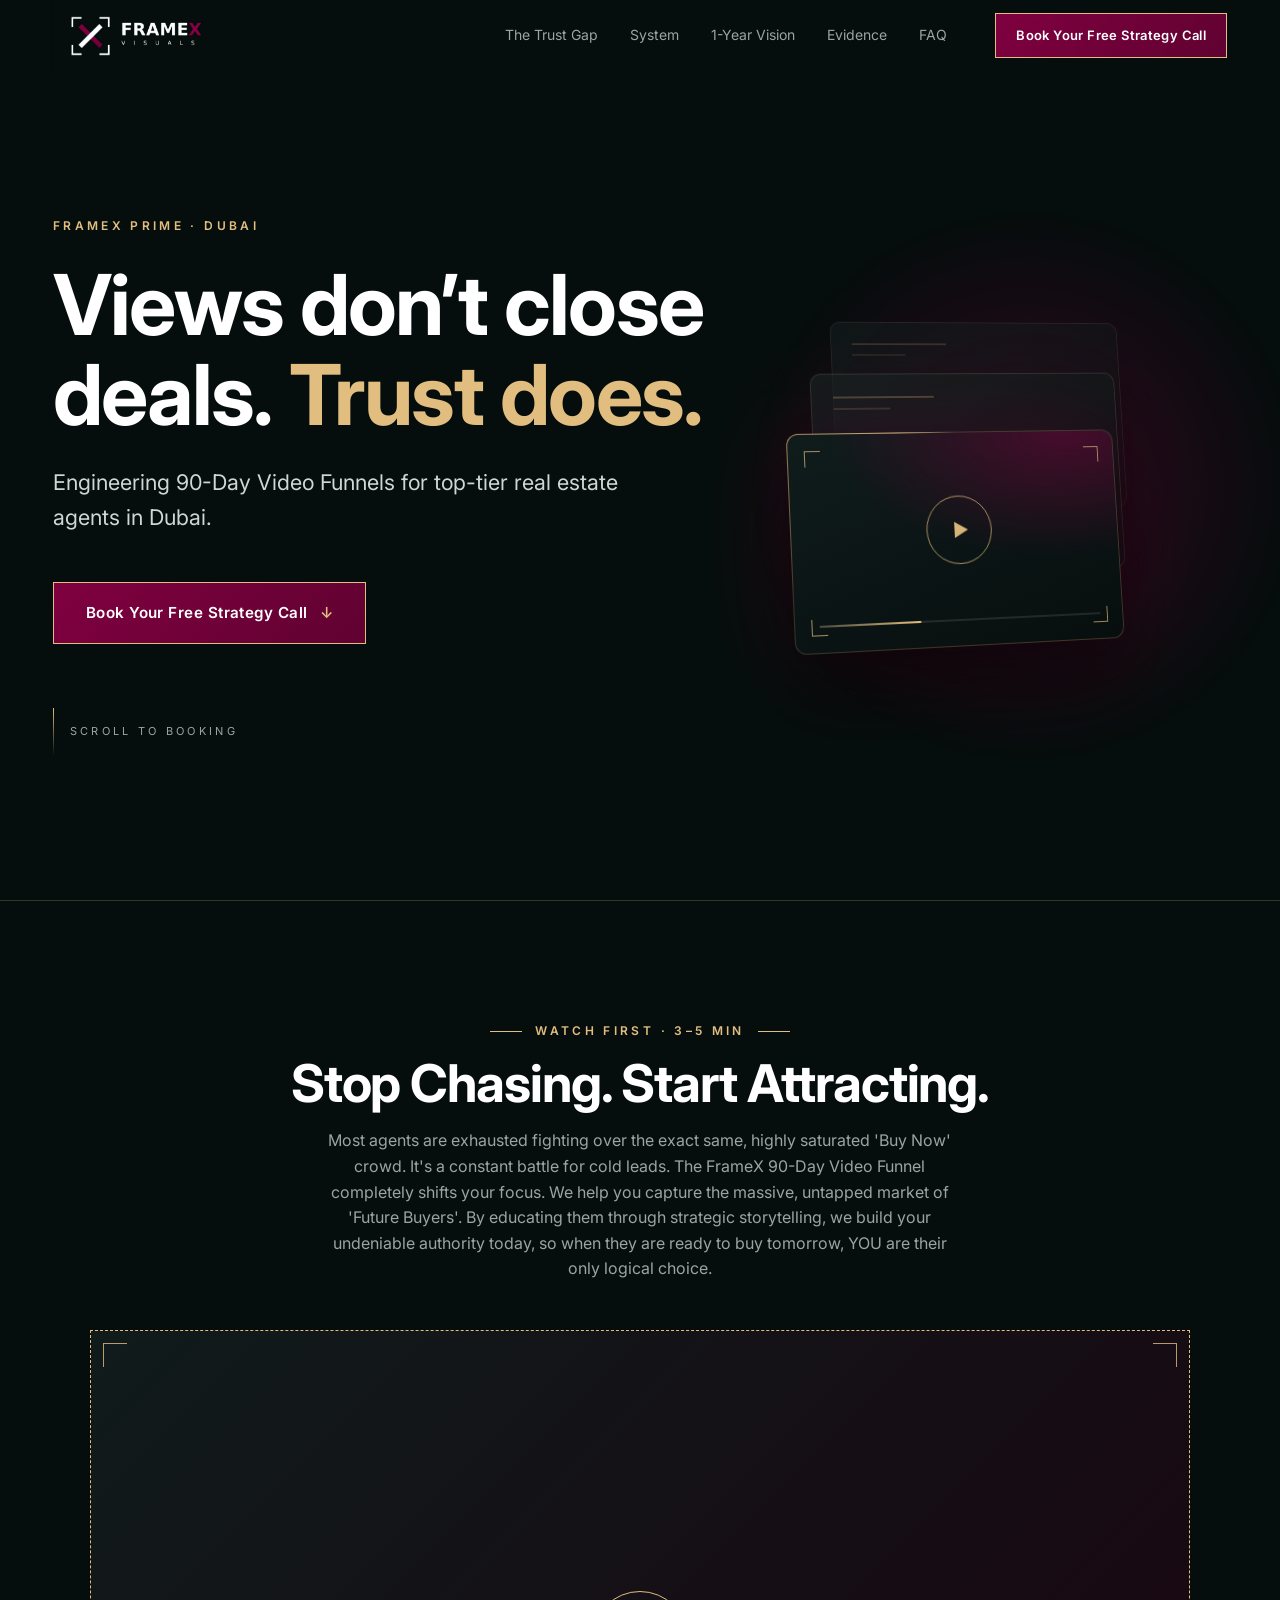
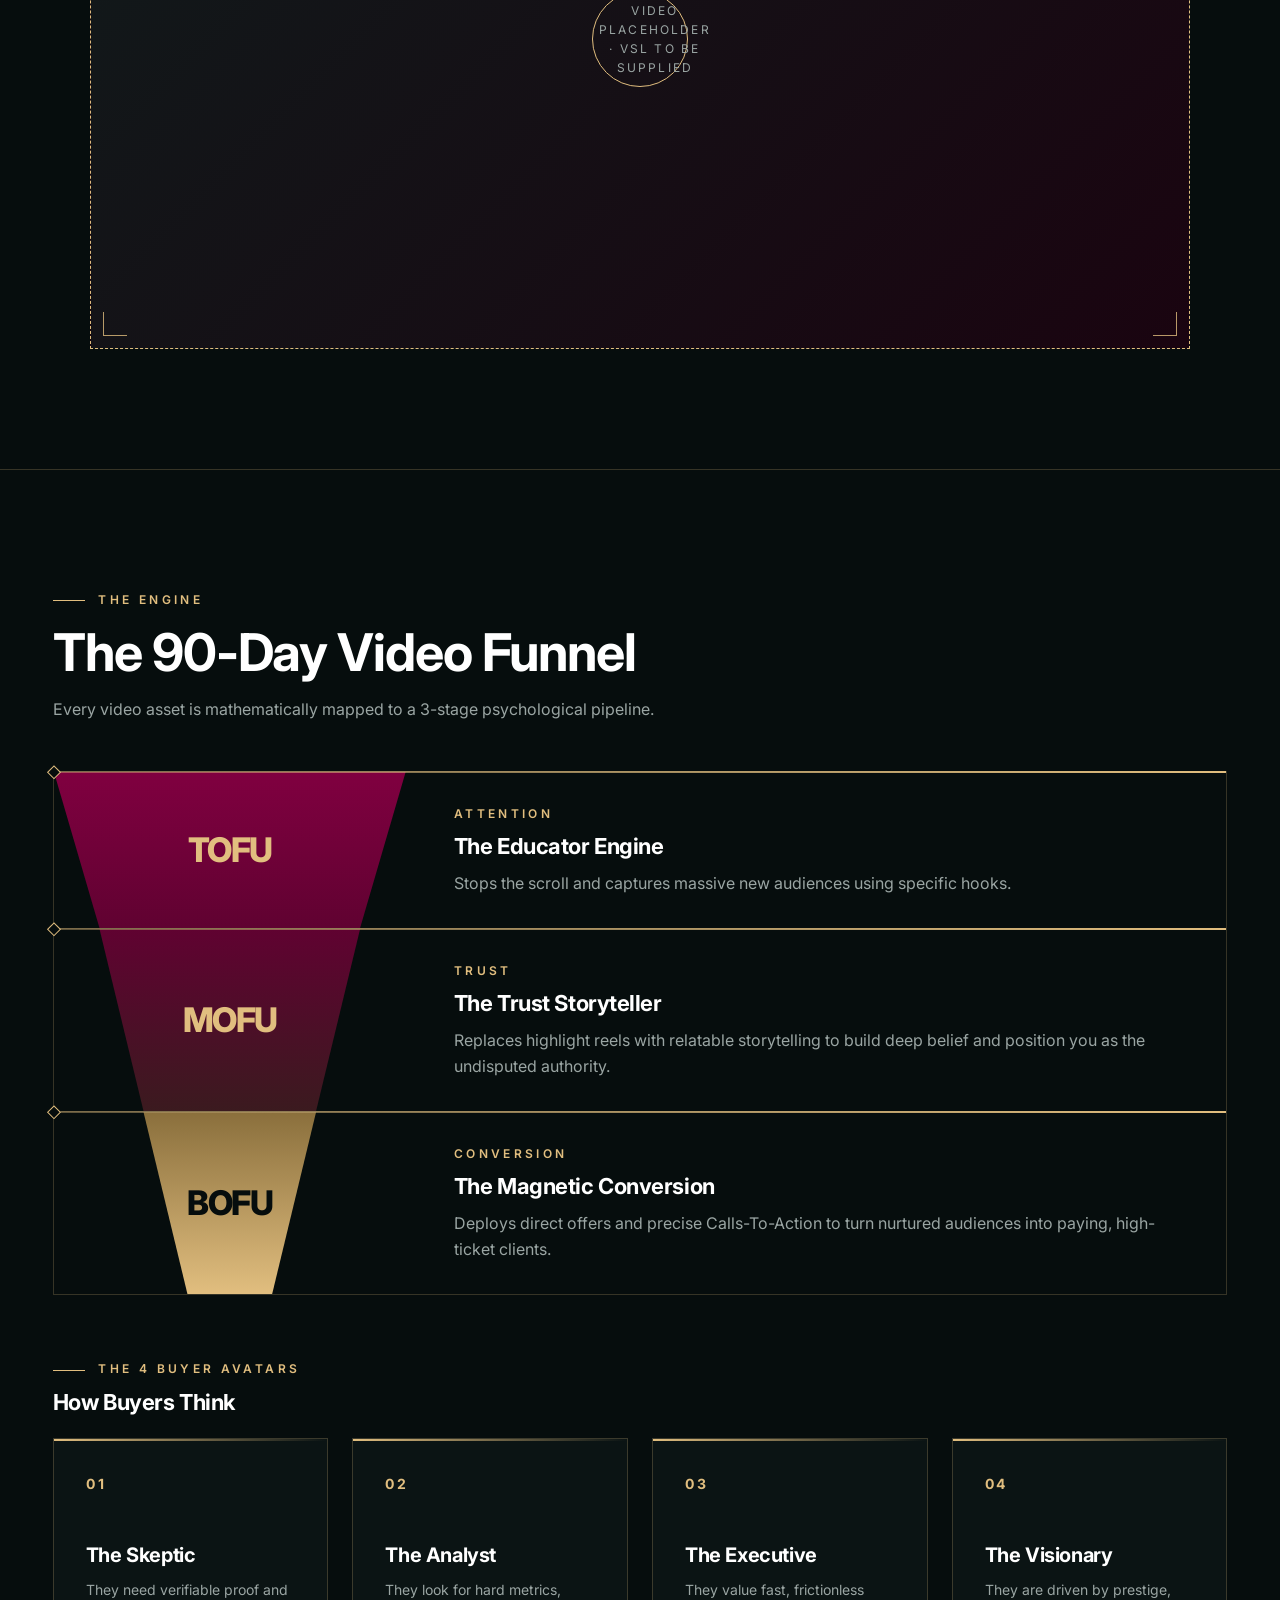
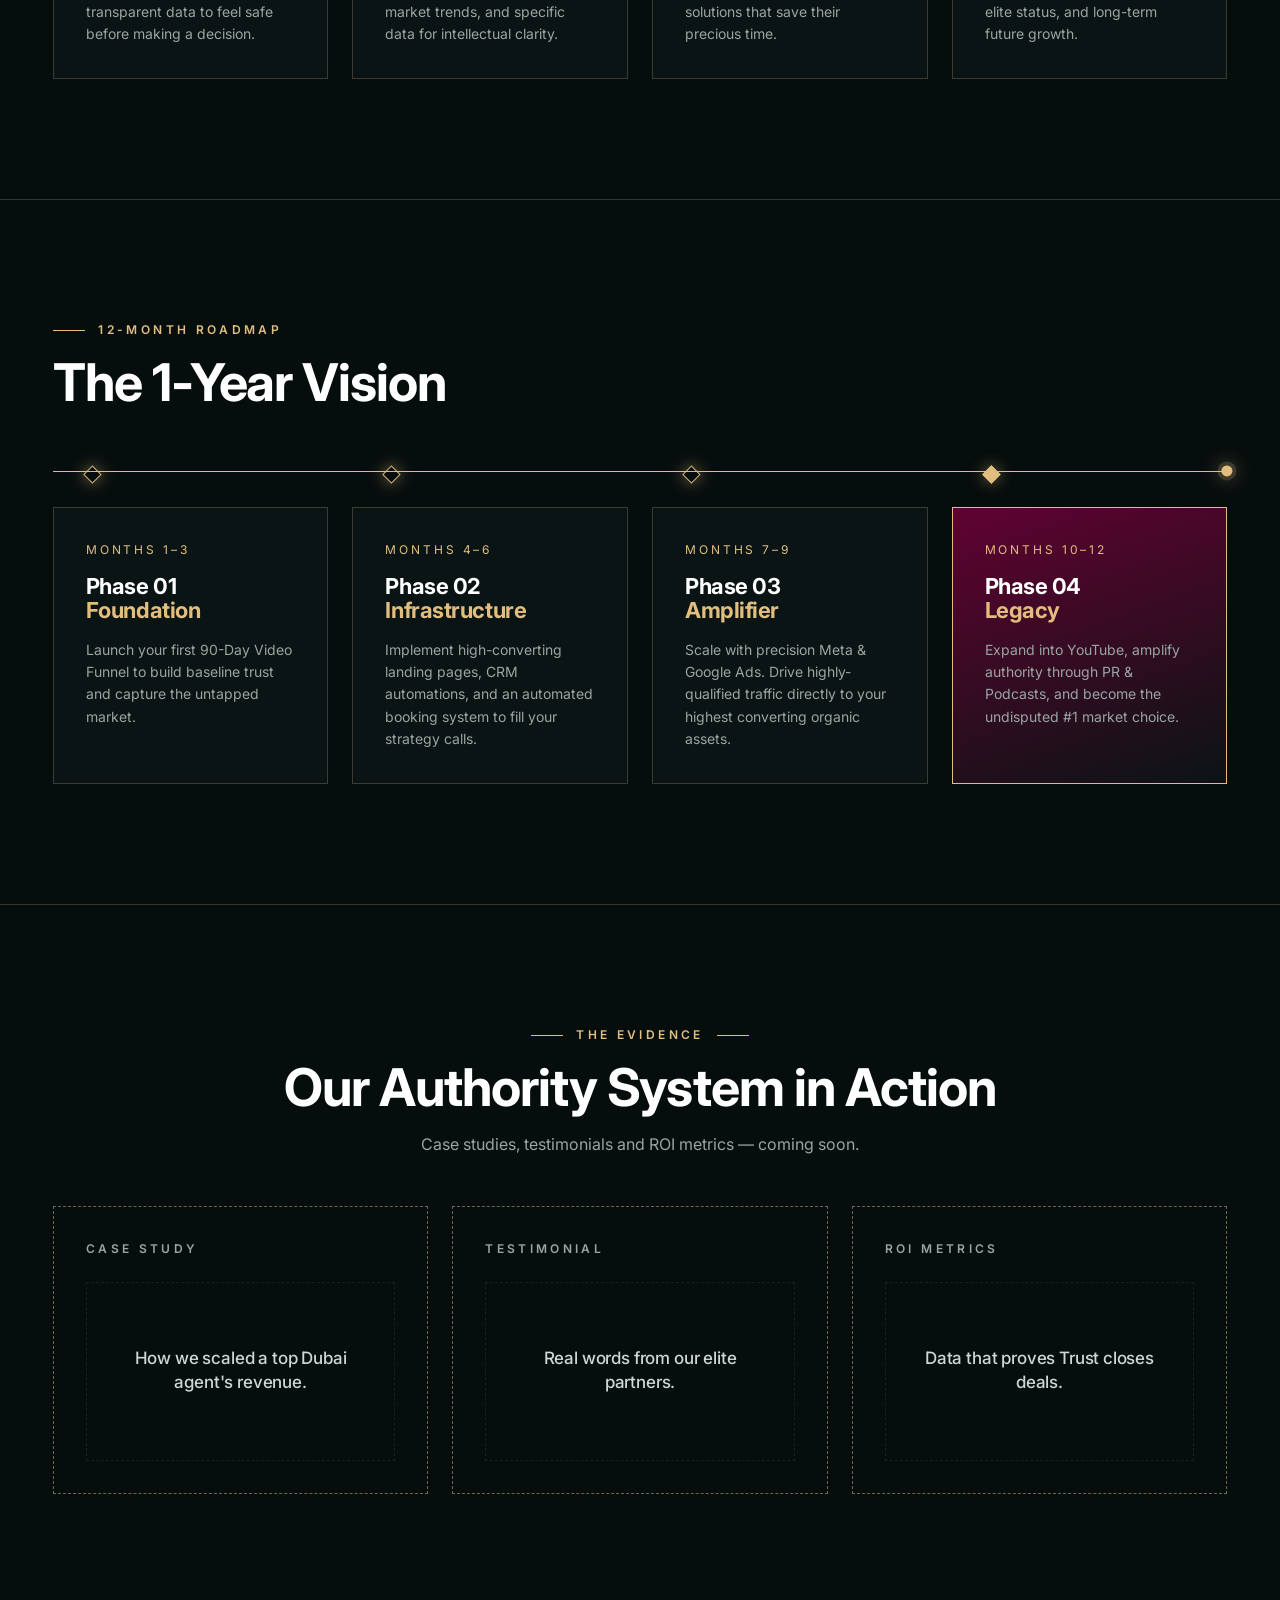
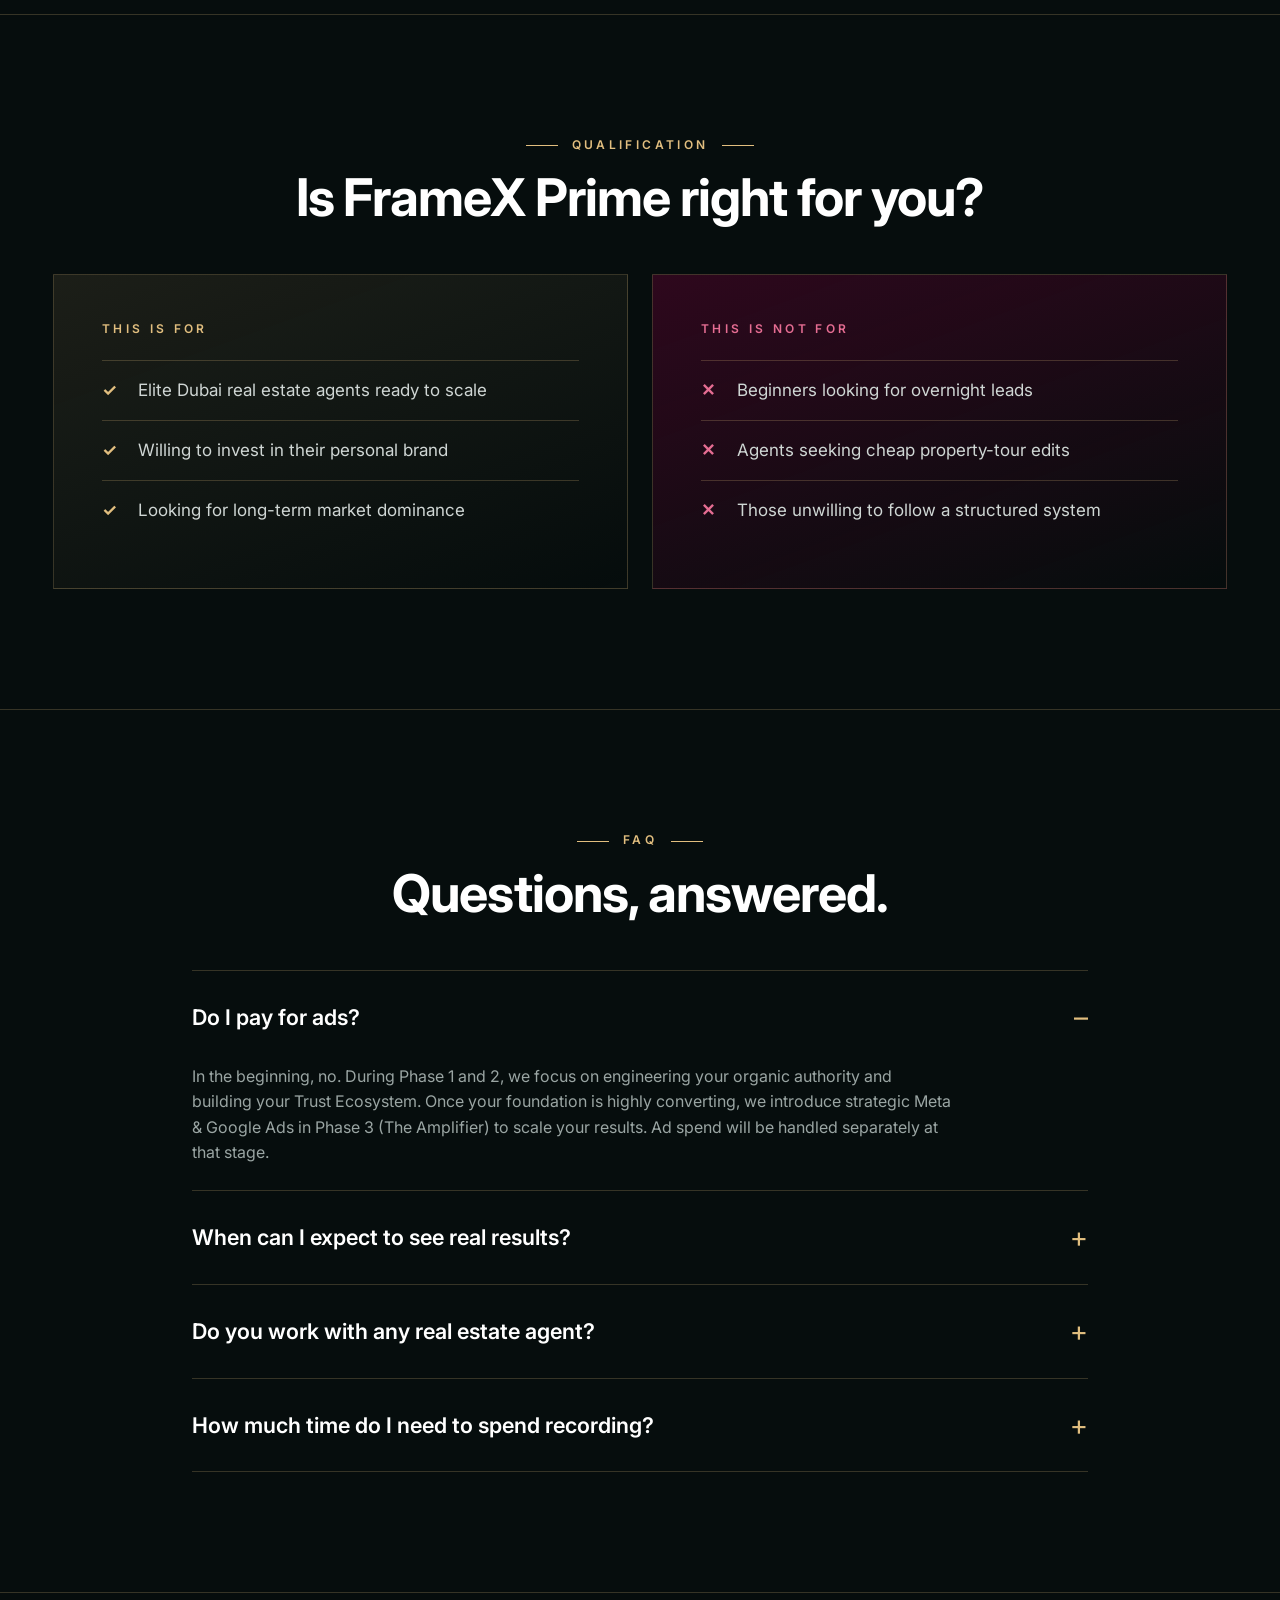
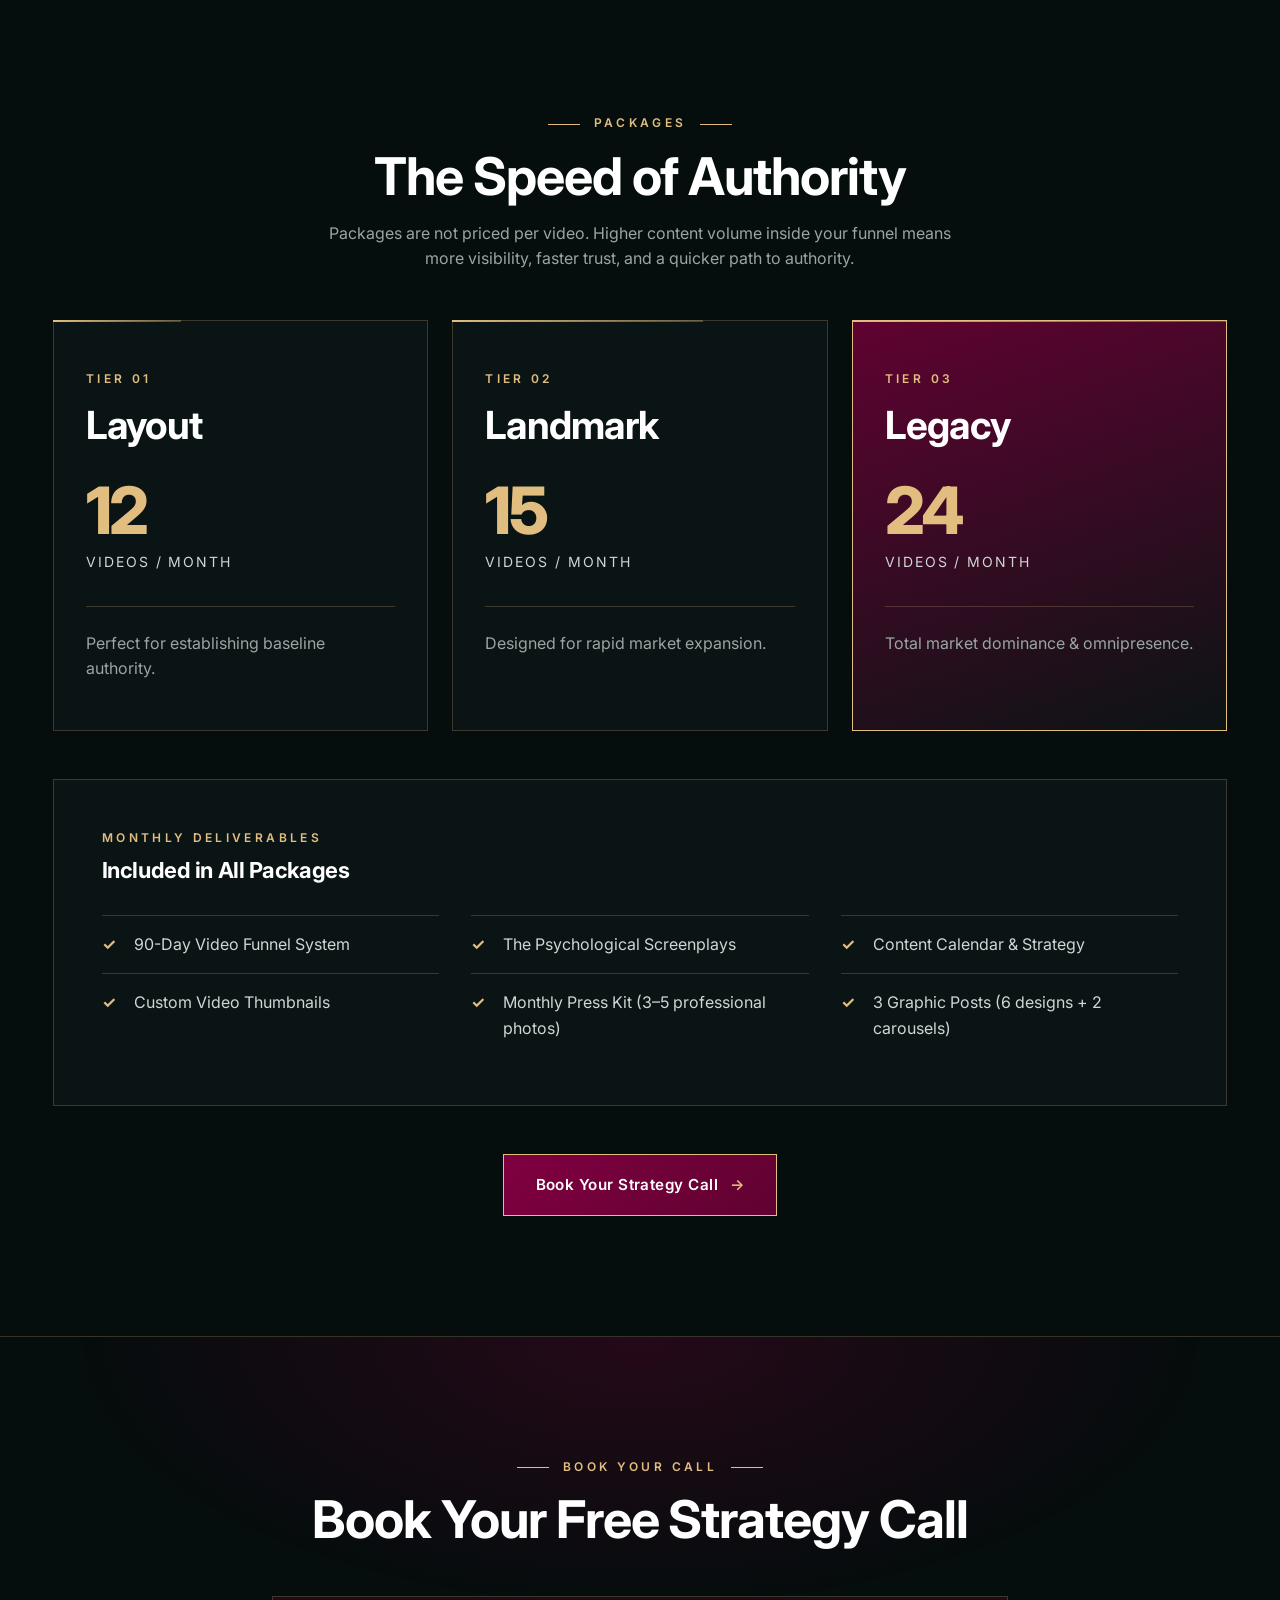
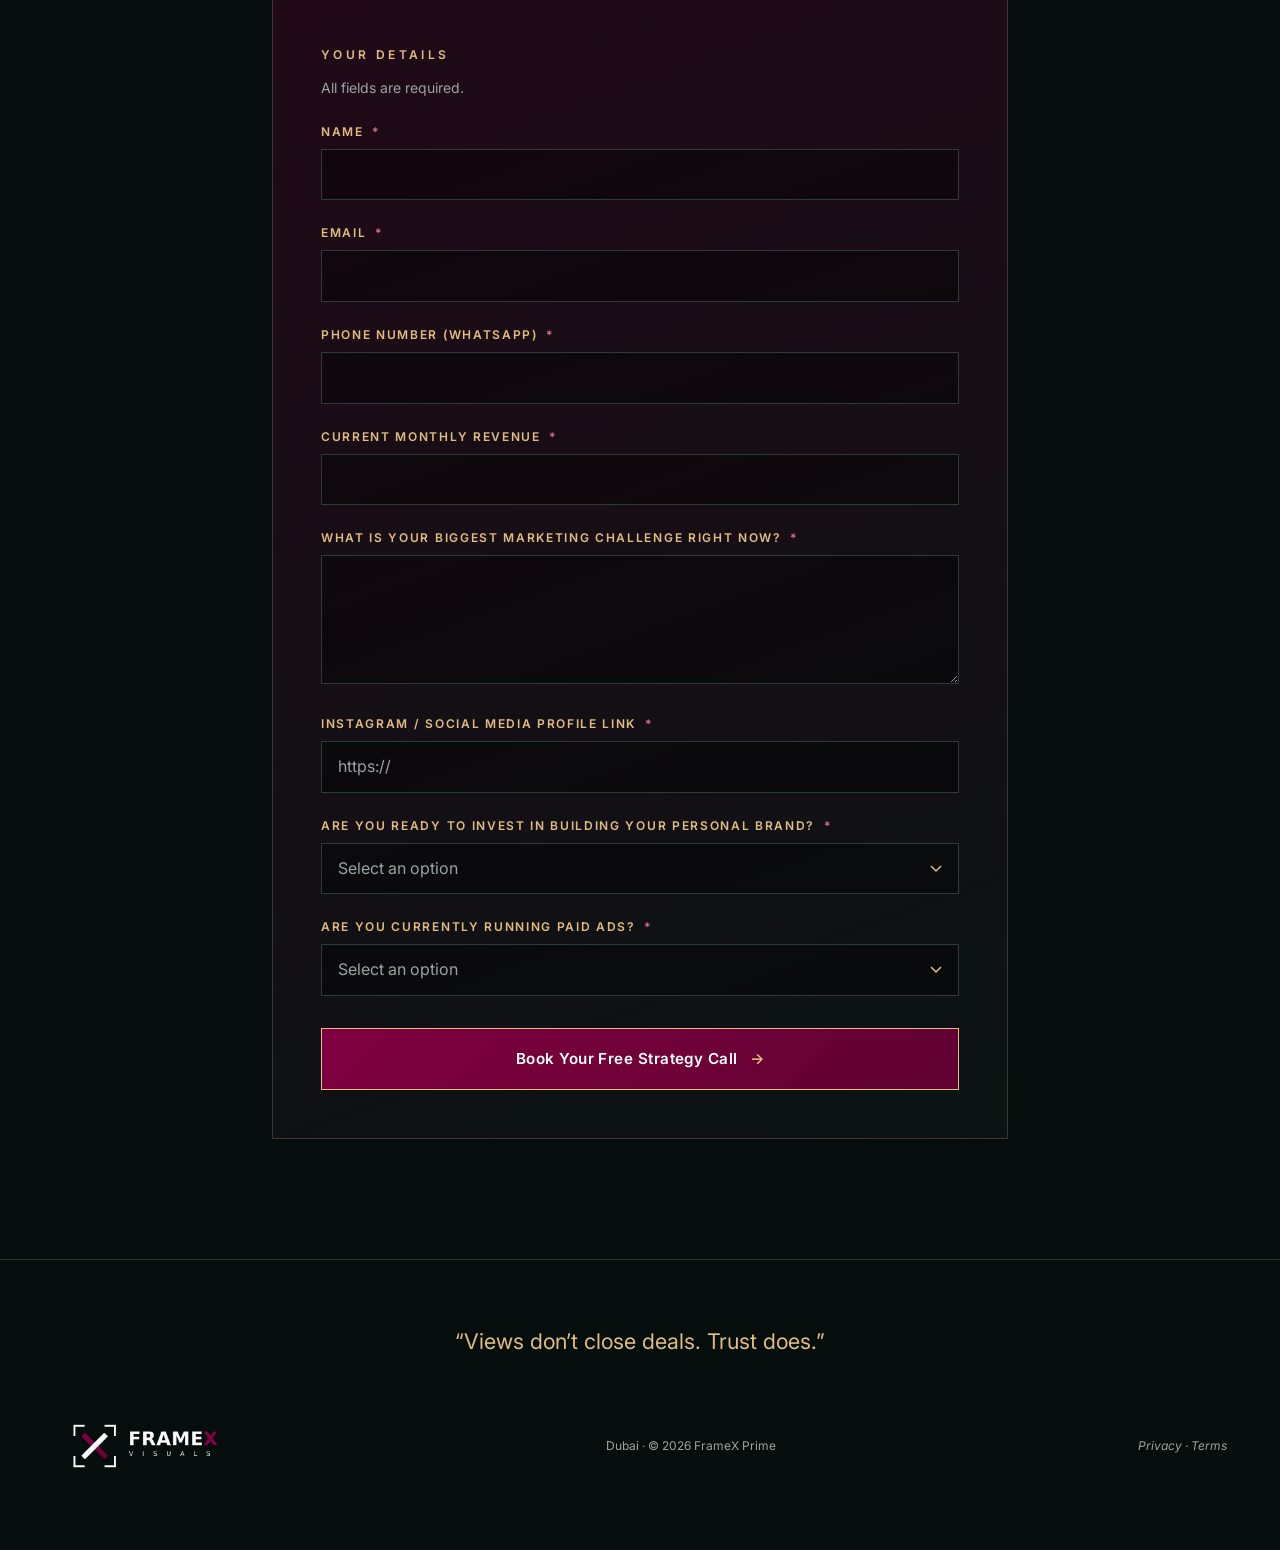
<file: index.html>
<!DOCTYPE html>
<html lang="en">

<head>
    <meta charset="utf-8">
    <meta name="viewport" content="width=device-width, initial-scale=1">
    <title>FrameX Prime | 90-Day Video Funnels for Dubai Real Estate Agents</title>
    <meta name="description" content="Engineering 90-Day Video Funnels for top-tier real estate agents in Dubai. Views don't close deals. Trust does.">
    <meta name="theme-color" content="#060D0D">
    <meta name="color-scheme" content="dark">

    <meta property="og:type" content="website">
    <meta property="og:title" content="FrameX Prime | Views don't close deals. Trust does.">
    <meta property="og:description" content="Engineering 90-Day Video Funnels for top-tier real estate agents in Dubai.">
    <!-- PLACEHOLDER: add a 1200x630 social image -->
    <meta property="og:image" content="assets/images/Logo01">

    <!-- PLACEHOLDER: add favicon files -->
    <link rel="icon" href="assets/images/Logo02.jpeg" type="image">

    <link rel="preconnect" href="https://fonts.googleapis.com">
    <link rel="preconnect" href="https://fonts.gstatic.com" crossorigin>
    <link href="https://fonts.googleapis.com/css2?family=Inter:wght@400;600;700;800&display=swap" rel="stylesheet">
    <link rel="stylesheet" href="css/style.css">
    <link rel="stylesheet" href="css/responsive.css">
    <link rel="stylesheet" href="css/animations.css">
    <script src="js/config.js" defer></script>
    <script src="js/script.js" defer></script>
    <script src="js/animations.js" defer></script>
    <script>
        /* Lets CSS hide reveal elements only when JS is running. Failsafe shows content if script.js never starts. */
        document.documentElement.classList.add("js");
        setTimeout(function() {
            if (!document.documentElement.hasAttribute("data-ready")) document.documentElement.classList.remove("js");
        }, 4000);
    </script>
</head>

<body>
    <a class="skip-link" href="#main">Skip to content</a>

    <!-- 1. HEADER -->
    <header class="site-header" data-header>
        <div class="container site-header__inner">
            <a class="site-header__logo" href="#hero" aria-label="FrameX Prime home">
                <img src="assets/images/Logo01.jpeg" alt="FrameX Prime" width="160" height="40" fetchpriority="high" decoding="async">
            </a>

            <button class="nav-toggle" type="button" aria-label="Menu" aria-expanded="false" aria-controls="primary-nav" data-nav-toggle>
        <span class="nav-toggle__label">Menu</span>
        <span class="nav-toggle__bars" aria-hidden="true"></span>
      </button>

            <nav class="site-nav" id="primary-nav" aria-label="Primary" data-nav>
                <ul class="site-nav__list">
                    <li><a href="#vsl">The Trust Gap</a></li>
                    <li><a href="#system">System</a></li>
                    <li><a href="#vision">1-Year Vision</a></li>
                    <li><a href="#evidence">Evidence</a></li>
                    <li><a href="#faq">FAQ</a></li>
                </ul>
                <a class="btn btn--sm" href="#book">Book Your Free Strategy Call</a>
            </nav>
        </div>
    </header>

    <main id="main" tabindex="-1">

        <!-- 2. HERO -->
        <section class="hero" id="hero" aria-labelledby="hero-title">

            <!-- FrameX hero visual: floating frame stack (decorative) -->
            <div class="fx-visual" aria-hidden="true">
                <div class="fx-visual__glow"></div>

                <div class="fx-tilt">
                    <div class="fx-float">

                        <div class="fx-layer fx-layer--back">
                            <div class="fx-card">
                                <span class="fx-card__line"></span>
                                <span class="fx-card__line fx-card__line--short"></span>
                            </div>
                        </div>

                        <div class="fx-layer fx-layer--mid">
                            <div class="fx-card">
                                <span class="fx-card__line"></span>
                                <span class="fx-card__line fx-card__line--short"></span>
                            </div>
                        </div>

                        <div class="fx-layer fx-layer--front">
                            <div class="fx-card fx-card--front">
                                <span class="fx-card__edge"></span>
                                <div class="fx-card__face">
                                    <span class="fx-card__corner fx-card__corner--tl"></span>
                                    <span class="fx-card__corner fx-card__corner--tr"></span>
                                    <span class="fx-card__corner fx-card__corner--bl"></span>
                                    <span class="fx-card__corner fx-card__corner--br"></span>
                                    <span class="fx-card__play"></span>
                                    <span class="fx-card__track"><span class="fx-card__bar"></span></span>
                                    <span class="fx-card__sheen"></span>
                                </div>
                            </div>
                        </div>

                    </div>
                </div>

                <span class="fx-dust" style="--l:8%;--t:78%;--d:9s;--delay:0s"></span>
                <span class="fx-dust" style="--l:22%;--t:88%;--d:11s;--delay:2s"></span>
                <span class="fx-dust" style="--l:46%;--t:92%;--d:10s;--delay:4s"></span>
                <span class="fx-dust" style="--l:68%;--t:84%;--d:12s;--delay:1s"></span>
                <span class="fx-dust" style="--l:84%;--t:90%;--d:9.5s;--delay:5s"></span>
                <span class="fx-dust" style="--l:92%;--t:70%;--d:13s;--delay:3s"></span>
            </div>

            <div class="container hero__inner">
                <p class="eyebrow" data-hero="eyebrow">FrameX Prime · Dubai</p>
                <h1 class="hero__title" id="hero-title" data-hero-split>
                    Views don’t close deals. <span class="text-gold">Trust does.</span>
                </h1>
                <p class="hero__lead" data-hero="lead">Engineering 90-Day Video Funnels for top-tier real estate agents in Dubai.
                </p>
                <a class="btn" href="#book" data-hero="cta">
          Book Your Free Strategy Call
          <span class="btn__icon" aria-hidden="true">↓</span>
        </a>
                <p class="hero__cue" aria-hidden="true" data-hero="cue">Scroll to booking</p>
            </div>
        </section>

        <!-- 3. VSL -->
        <section class="section" id="vsl" aria-labelledby="vsl-title">
            <div class="container">
                <header class="section__head section__head--center" data-reveal>
                    <p class="eyebrow">Watch First · 3–5 min</p>
                    <h2 class="section__title" id="vsl-title">Stop Chasing. Start Attracting.</h2>
                    <p class="section__lead">Most agents are exhausted fighting over the exact same, highly saturated 'Buy Now' crowd. It's a constant battle for cold leads. The FrameX 90-Day Video Funnel completely shifts your focus. We help you capture the massive, untapped
                        market of 'Future Buyers'. By educating them through strategic storytelling, we build your undeniable authority today, so when they are ready to buy tomorrow, YOU are their only logical choice.</p>
                </header>

                <!-- PLACEHOLDER: replace this block with the real video (<video> or embed) -->
                <div class="video-slot fx-video" data-placeholder data-reveal data-fx-inview>
                    <button class="video-slot__play" type="button" aria-disabled="true" aria-label="Play video (video not yet supplied)">
            <p class="video-slot__label">Video placeholder · VSL to be supplied</p>
        </div>

        
      </div>
    </section>

    <!-- 4. THE FRAMEX SYSTEM -->
    <section class="section fx-system" id="system" aria-labelledby="system-title">
      <div class="container">
        <header class="section__head" data-reveal>
          <p class="eyebrow">The Engine</p>
          <h2 class="section__title" id="system-title">The 90-Day Video Funnel</h2>
          <p class="section__lead">Every video asset is mathematically mapped to a 3-stage psychological pipeline.</p>
        </header>

        <ol class="pipeline fx-pipeline" data-fx-inview>
          <li class="pipeline__stage pipeline__stage--tofu" data-reveal>
            <p class="pipeline__code">TOFU</p>
            <p class="eyebrow">Attention</p>
            <h3 class="pipeline__title">The Educator Engine</h3>
            <p>Stops the scroll and captures massive new audiences using specific hooks.</p>
          </li>
          <li class="pipeline__stage pipeline__stage--mofu" data-reveal>
            <p class="pipeline__code">MOFU</p>
            <p class="eyebrow">Trust</p>
            <h3 class="pipeline__title">The Trust Storyteller</h3>
            <p>Replaces highlight reels with relatable storytelling to build deep belief and position you as the
              undisputed authority.</p>
          </li>
          <li class="pipeline__stage pipeline__stage--bofu" data-reveal>
            <p class="pipeline__code">BOFU</p>
            <p class="eyebrow">Conversion</p>
            <h3 class="pipeline__title">The Magnetic Conversion</h3>
            <p>Deploys direct offers and precise Calls-To-Action to turn nurtured audiences into paying, high-ticket
              clients.</p>
          </li>
        </ol>

        <div class="avatars">
          <header class="section__head" data-reveal>
            <p class="eyebrow">The 4 Buyer Avatars</p>
            <h3 class="section__subtitle">How Buyers Think</h3>
          </header>
          <ul class="avatars__grid fx-avatars">
            <li class="avatar-card" data-reveal>
              <span class="avatar-card__num">01</span>
              <h4 class="avatar-card__title">The Skeptic</h4>
              <p>They need verifiable proof and transparent data to feel safe before making a decision.</p>
            </li>
            <li class="avatar-card" data-reveal>
              <span class="avatar-card__num">02</span>
              <h4 class="avatar-card__title">The Analyst</h4>
              <p>They look for hard metrics, market trends, and specific data for intellectual clarity.</p>
            </li>
            <li class="avatar-card" data-reveal>
              <span class="avatar-card__num">03</span>
              <h4 class="avatar-card__title">The Executive</h4>
              <p>They value fast, frictionless solutions that save their precious time.</p>
            </li>
            <li class="avatar-card" data-reveal>
              <span class="avatar-card__num">04</span>
              <h4 class="avatar-card__title">The Visionary</h4>
              <p>They are driven by prestige, elite status, and long-term future growth.</p>
            </li>
          </ul>
        </div>
      </div>
    </section>

    <!-- 5. THE 1-YEAR VISION -->
    <section class="section" id="vision" aria-labelledby="vision-title">
      <div class="container">
        <header class="section__head" data-reveal>
          <p class="eyebrow">12-Month Roadmap</p>
          <h2 class="section__title" id="vision-title">The 1-Year Vision</h2>
        </header>

        <ol class="roadmap" data-roadmap>
          <li class="roadmap__item" data-reveal>
            <p class="roadmap__months">Months 1–3</p>
            <h3 class="roadmap__title"><span>Phase 01</span> Foundation</h3>
            <p class="roadmap__text">Launch your first 90-Day Video Funnel to build baseline trust and capture the untapped market.</p>
          </li>
          <li class="roadmap__item" data-reveal>
            <p class="roadmap__months">Months 4–6</p>
            <h3 class="roadmap__title"><span>Phase 02</span> Infrastructure</h3>
            <p class="roadmap__text">Implement high-converting landing pages, CRM automations, and an automated booking system to fill your strategy calls.</p>
          </li>
          <li class="roadmap__item" data-reveal>
            <p class="roadmap__months">Months 7–9</p>
            <h3 class="roadmap__title"><span>Phase 03</span> Amplifier</h3>
            <p class="roadmap__text">Scale with precision Meta &amp; Google Ads. Drive highly-qualified traffic directly to your highest converting organic assets.</p>
          </li>
          <li class="roadmap__item roadmap__item--final" data-reveal>
            <p class="roadmap__months">Months 10–12</p>
            <h3 class="roadmap__title"><span>Phase 04</span> Legacy</h3>
            <p class="roadmap__text">Expand into YouTube, amplify authority through PR &amp; Podcasts, and become the undisputed #1 market choice.</p>
          </li>
        </ol>
      </div>
    </section>

    <!-- 6. THE EVIDENCE -->
    <section class="section" id="evidence" aria-labelledby="evidence-title">
      <div class="container">
        <header class="section__head section__head--center" data-reveal>
          <p class="eyebrow">The Evidence</p>
          <h2 class="section__title" id="evidence-title">Our Authority System in Action</h2>
          <p class="section__lead">Case studies, testimonials and ROI metrics — coming soon.</p>
        </header>

        <ul class="evidence__grid fx-evidence" data-fx-inview>
          <li class="placeholder-card" data-placeholder data-reveal>
            <p class="eyebrow">Case Study</p>
            <div class="placeholder-card__box">How we scaled a top Dubai agent's revenue.</div>
          </li>
          <li class="placeholder-card" data-placeholder data-reveal>
            <p class="eyebrow">Testimonial</p>
            <div class="placeholder-card__box">Real words from our elite partners.</div>
          </li>
          <li class="placeholder-card" data-placeholder data-reveal>
            <p class="eyebrow">ROI Metrics</p>
            <div class="placeholder-card__box">Data that proves Trust closes deals.</div>
          </li>
        </ul>
      </div>
    </section>

    <!-- 7. QUALIFICATION -->
    <section class="section" id="qualification" aria-labelledby="qualification-title">
      <div class="container">
        <header class="section__head section__head--center" data-reveal>
          <p class="eyebrow">Qualification</p>
          <h2 class="section__title" id="qualification-title">Is FrameX Prime right for you?</h2>
        </header>

        <div class="fit fx-fit" data-fx-inview>
          <div class="fit__col fit__col--for" data-reveal>
            <h3 class="eyebrow">This is for</h3>
            <ul class="fit__list">
              <li>Elite Dubai real estate agents ready to scale</li>
              <li>Willing to invest in their personal brand</li>
              <li>Looking for long-term market dominance</li>
            </ul>
          </div>
          <div class="fit__col fit__col--not" data-reveal>
            <h3 class="eyebrow">This is not for</h3>
            <ul class="fit__list">
              <li>Beginners looking for overnight leads</li>
              <li>Agents seeking cheap property-tour edits</li>
              <li>Those unwilling to follow a structured system</li>
            </ul>
          </div>
        </div>
      </div>
    </section>

     <!-- 9. FAQ -->
    <section class="section" id="faq" aria-labelledby="faq-title">
      <div class="container container--narrow">
        <header class="section__head section__head--center" data-reveal>
          <p class="eyebrow">FAQ</p>
          <h2 class="section__title" id="faq-title">Questions, answered.</h2>
        </header>

        <div class="faq" data-faq data-reveal>
          <details class="faq__item" open>
            <summary class="faq__question">Do I pay for ads?</summary>
            <div class="faq__answer"><p>In the beginning, no. During Phase 1 and 2, we focus on engineering your organic authority and building your Trust Ecosystem. Once your foundation is highly converting, we introduce strategic Meta &amp; Google Ads in Phase 3 (The Amplifier) to scale your results. Ad spend will be handled separately at that stage.</p></div>
            </details>
          <details class="faq__item">
            <summary class="faq__question">When can I expect to see real results?</summary>
            <div class="faq__answer"><p>While many clients see a spike in engagement and brand presence in month one, our 90-Day Video Funnel is a psychological system built for compounding returns. True market authority and high-ticket inbound leads typically mature by the end of the first 90-day cycle.</p></div>
          </details>
          <details class="faq__item">
            <summary class="faq__question">Do you work with any real estate agent?</summary>
            <div class="faq__answer"><p>No. We strictly partner with top-tier agents who are ready to scale and willing to invest in their personal brand. This system is not for beginners looking for overnight leads or agents seeking cheap, generic property-tour edits.</p></div>
          </details>
          <details class="faq__item">
            <summary class="faq__question">How much time do I need to spend recording?</summary>
            <div class="faq__answer">
              <div>
                <p>We handle all the heavy lifting strategy, screenplays, setup, and post-production so your time is focused purely on delivery. The required recording time depends on your chosen package and your on-camera presence. Based on standard 8-hour production days, you can expect:</p>
                <ul class="faq__list">
                  <li><strong>Layout Package (12 Videos):</strong> 2 Full Production Days / month</li>
                  <li><strong>Landmark Package (15 Videos):</strong> 3 Full Production Days / month</li>
                  <li><strong>Legacy Package (24 Videos):</strong> 4 to 5 Full Production Days / month</li>
                </ul>
                <p>We batch-record these sessions either in our studio or on location to maximize efficiency and maintain peak energy.</p>
              </div>
            </div>
          </details>
        </div>
      </div>
    </section>

        <!-- PACKAGES -->
    <section class="section" id="packages" aria-labelledby="packages-title">
      <div class="container">
        <header class="section__head section__head--center" data-reveal>
          <p class="eyebrow">Packages</p>
          <h2 class="section__title" id="packages-title">The Speed of Authority</h2>
          <p class="section__lead">Packages are not priced per video. Higher content volume inside your funnel means more visibility, faster trust, and a quicker path to authority.</p>
        </header>

        <ul class="packages__grid">
          <li class="package-card" data-reveal>
            <p class="eyebrow">Tier 01</p>
            <h3 class="package-card__name">Layout</h3>
            <p class="package-card__volume"><span>12</span> Videos / month</p>
            <p class="package-card__text">Perfect for establishing baseline authority.</p>
          </li>
          <li class="package-card" data-reveal>
            <p class="eyebrow">Tier 02</p>
            <h3 class="package-card__name">Landmark</h3>
            <p class="package-card__volume"><span>15</span> Videos / month</p>
            <p class="package-card__text">Designed for rapid market expansion.</p>
          </li>
          <li class="package-card package-card--legacy" data-reveal>
            <p class="eyebrow">Tier 03</p>
            <h3 class="package-card__name">Legacy</h3>
            <p class="package-card__volume"><span>24</span> Videos / month</p>
            <p class="package-card__text">Total market dominance &amp; omnipresence.</p>
          </li>
        </ul>

        <div class="deliverables" data-reveal>
          <p class="eyebrow">Monthly Deliverables</p>
          <h3 class="deliverables__title">Included in All Packages</h3>
          <ul class="deliverables__list">
            <li>90-Day Video Funnel System</li>
            <li>The Psychological Screenplays</li>
            <li>Content Calendar &amp; Strategy</li>
            <li>Custom Video Thumbnails</li>
            <li>Monthly Press Kit (3–5 professional photos)</li>
            <li>3 Graphic Posts (6 designs + 2 carousels)</li>
          </ul>
        </div>

        <p class="packages__cta" data-reveal>
          <a class="btn" href="#book">Book Your Strategy Call <span class="btn__icon" aria-hidden="true">→</span></a>
        </p>
      </div>
    </section>

    <!-- 8. BOOKING (primary conversion) -->
    <section class="section section--booking" id="book" aria-labelledby="book-title">
      <div class="container">
        <header class="section__head section__head--center" data-reveal>
          <p class="eyebrow">Book Your Call</p>
          <h2 class="section__title" id="book-title">Book Your Free Strategy Call</h2>
        </header>

                <div class="booking__layout">

         

          <form class="booking-form" id="booking-form" data-booking-form data-reveal>
            <p class="eyebrow">Your details</p>
            <p class="booking-form__note">All fields are required.</p>

            <div class="booking-form__field">
              <label class="booking-form__label" for="bf-name">Name <span class="booking-form__req" aria-hidden="true">*</span></label>
              <input class="booking-form__control" type="text" id="bf-name" name="name" autocomplete="name" required>
            </div>

            <div class="booking-form__field">
              <label class="booking-form__label" for="bf-email">Email <span class="booking-form__req" aria-hidden="true">*</span></label>
              <input class="booking-form__control" type="email" id="bf-email" name="email" autocomplete="email" required>
            </div>

            <div class="booking-form__field">
              <label class="booking-form__label" for="bf-phone">Phone Number (WhatsApp) <span class="booking-form__req" aria-hidden="true">*</span></label>
              <input class="booking-form__control" type="tel" id="bf-phone" name="phone" autocomplete="tel" inputmode="tel" required>
            </div>

            <div class="booking-form__field">
              <label class="booking-form__label" for="bf-revenue">Current Monthly Revenue <span class="booking-form__req" aria-hidden="true">*</span></label>
              <input class="booking-form__control" type="text" id="bf-revenue" name="revenue" required>
            </div>

            <div class="booking-form__field">
              <label class="booking-form__label" for="bf-challenge">What is your biggest marketing challenge right now? <span class="booking-form__req" aria-hidden="true">*</span></label>
              <textarea class="booking-form__control" id="bf-challenge" name="challenge" rows="4" required></textarea>
            </div>

            <div class="booking-form__field">
              <label class="booking-form__label" for="bf-social">Instagram / Social Media Profile Link <span class="booking-form__req" aria-hidden="true">*</span></label>
              <input class="booking-form__control" type="url" id="bf-social" name="social" autocomplete="url" placeholder="https://" required>
            </div>

            <div class="booking-form__field">
              <label class="booking-form__label" for="bf-invest">Are you ready to invest in building your personal brand? <span class="booking-form__req" aria-hidden="true">*</span></label>
              <select class="booking-form__control" id="bf-invest" name="invest" required>
                <option value="" selected disabled>Select an option</option>
                <option value="yes">Yes, I am ready to scale.</option>
                <option value="no">No, I'm just looking for free information.</option>
              </select>
            </div>

            <div class="booking-form__field">
              <label class="booking-form__label" for="bf-ads">Are you currently running paid ads? <span class="booking-form__req" aria-hidden="true">*</span></label>
              <select class="booking-form__control" id="bf-ads" name="ads" required>
                <option value="" selected disabled>Select an option</option>
                <option value="yes">Yes</option>
                <option value="no">No</option>
              </select>
            </div>

            <div class="booking-form__actions fx-cta" data-fx-inview>
              <button class="btn" type="submit">Book Your Free Strategy Call <span class="btn__icon" aria-hidden="true">→</span></button>
                </div>
                <p class="booking-form__status" role="status" aria-live="polite" data-form-status></p>
                </form>

            </div>
            </div>
        </section>



    </main>

    <!-- 10. FOOTER -->
    <footer class="site-footer">
        <div class="container">
            <p class="site-footer__quote">“Views don’t close deals. Trust does.”</p>
            <div class="site-footer__row">
                <a class="site-footer__logo" href="#hero" aria-label="FrameX Prime home">
                    <img src="assets/images/Logo01.jpeg" alt="FrameX Prime" width="140" height="36" loading="lazy">
                </a>
                <p>Dubai · © <span data-year>2026</span> FrameX Prime</p>
                <!-- PLACEHOLDER: add real legal pages when supplied -->
                <p data-placeholder>Privacy · Terms</p>
            </div>
        </div>
    </footer>
</body>

</html>
</file>
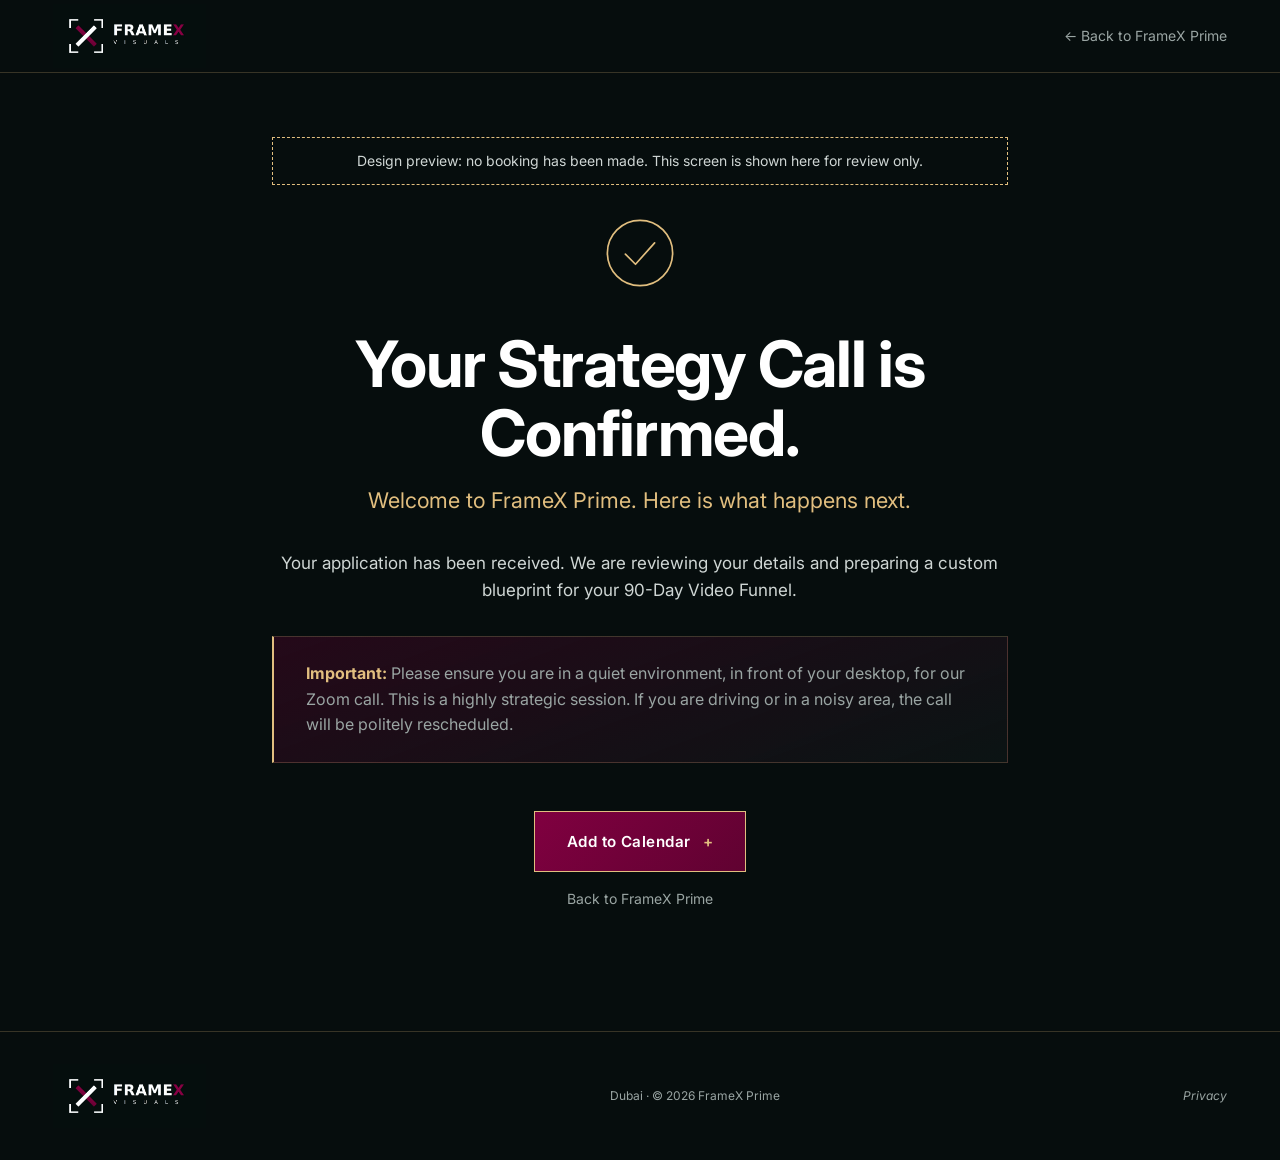
<file: booking-confirmed.html>
<!DOCTYPE html>
<html lang="en">

<head>
    <meta charset="utf-8">
    <meta name="viewport" content="width=device-width, initial-scale=1">
    <title>Your Strategy Call is Confirmed | FrameX Prime</title>
    <meta name="description" content="Your FrameX Prime strategy call confirmation and what happens next.">
    <meta name="theme-color" content="#060D0D">
    <meta name="color-scheme" content="dark">
    <!-- Prototype page: remove the next line when the real booking flow goes live -->
    <meta name="robots" content="noindex">
    <link rel="icon" href="assets/images/Logo02.jpeg" type="image/svg+xml">
    <link rel="preconnect" href="https://fonts.googleapis.com">
    <link rel="preconnect" href="https://fonts.gstatic.com" crossorigin>
    <link href="https://fonts.googleapis.com/css2?family=Inter:wght@400;600;700;800&display=swap" rel="stylesheet">
    <link rel="stylesheet" href="css/style.css">
    <link rel="stylesheet" href="css/responsive.css">
    <link rel="stylesheet" href="css/animations.css">
    <link rel="stylesheet" href="css/booking-flow.css">
    <script src="js/config.js" defer></script>
    <script src="js/flow.js" defer></script>
</head>

<body>
    <a class="skip-link" href="#main">Skip to content</a>

    <header class="flow-header">
        <div class="container flow-header__inner">
            <a class="flow-header__logo" href="index.html" aria-label="FrameX Prime home">
                <img src="assets/images/Logo01.jpeg" alt="FrameX Prime" width="160" height="40">
            </a>
            <a class="flow-header__back" href="index.html"><span aria-hidden="true">←</span> Back to FrameX Prime</a>
        </div>
    </header>

    <main class="flow-main" id="main" tabindex="-1">
        <div class="container">
            <div class="confirm">

                <p class="flow-proto flow-rise" data-prototype-note>Design preview: no booking has been made. This screen is shown here for review only.</p>

                <svg class="confirm__icon" viewBox="0 0 64 64" fill="none" aria-hidden="true">
          <circle class="confirm__ring" cx="32" cy="32" r="29"/>
          <path class="confirm__tick" d="M19 33l9 9 17-19"/>
        </svg>

                <h1 class="confirm__title flow-rise" style="--i:1">Your Strategy Call is Confirmed.</h1>
                <p class="confirm__sub flow-rise" style="--i:2">Welcome to FrameX Prime. Here is what happens next.</p>
                <p class="confirm__text flow-rise" style="--i:3">Your application has been received. We are reviewing your details and preparing a custom blueprint for your 90-Day Video Funnel.</p>

                <div class="confirm__notice flow-rise" style="--i:4">
                    <p><strong>Important:</strong> Please ensure you are in a quiet environment, in front of your desktop, for our Zoom call. This is a highly strategic session. If you are driving or in a noisy area, the call will be politely rescheduled.</p>
                </div>

                <div class="confirm__actions flow-rise" style="--i:5">
                    <button class="btn" type="button" data-add-to-calendar>Add to Calendar <span class="btn__icon" aria-hidden="true">+</span></button>
                    <p class="confirm__status" role="status" aria-live="polite" data-calendar-status></p>
                    <a class="confirm__back" href="index.html">Back to FrameX Prime</a>
                </div>

            </div>
        </div>
    </main>

    <footer class="flow-footer">
        <div class="container flow-footer__inner">
            <a class="flow-footer__logo" href="index.html" aria-label="FrameX Prime home">
                <img src="assets/images/Logo01.jpeg" alt="FrameX Prime" width="140" height="36" loading="lazy">
            </a>
            <p>Dubai · © <span data-year>2026</span> FrameX Prime</p>
            <p data-placeholder>Privacy</p>
        </div>
    </footer>
</body>

</html>
</file>
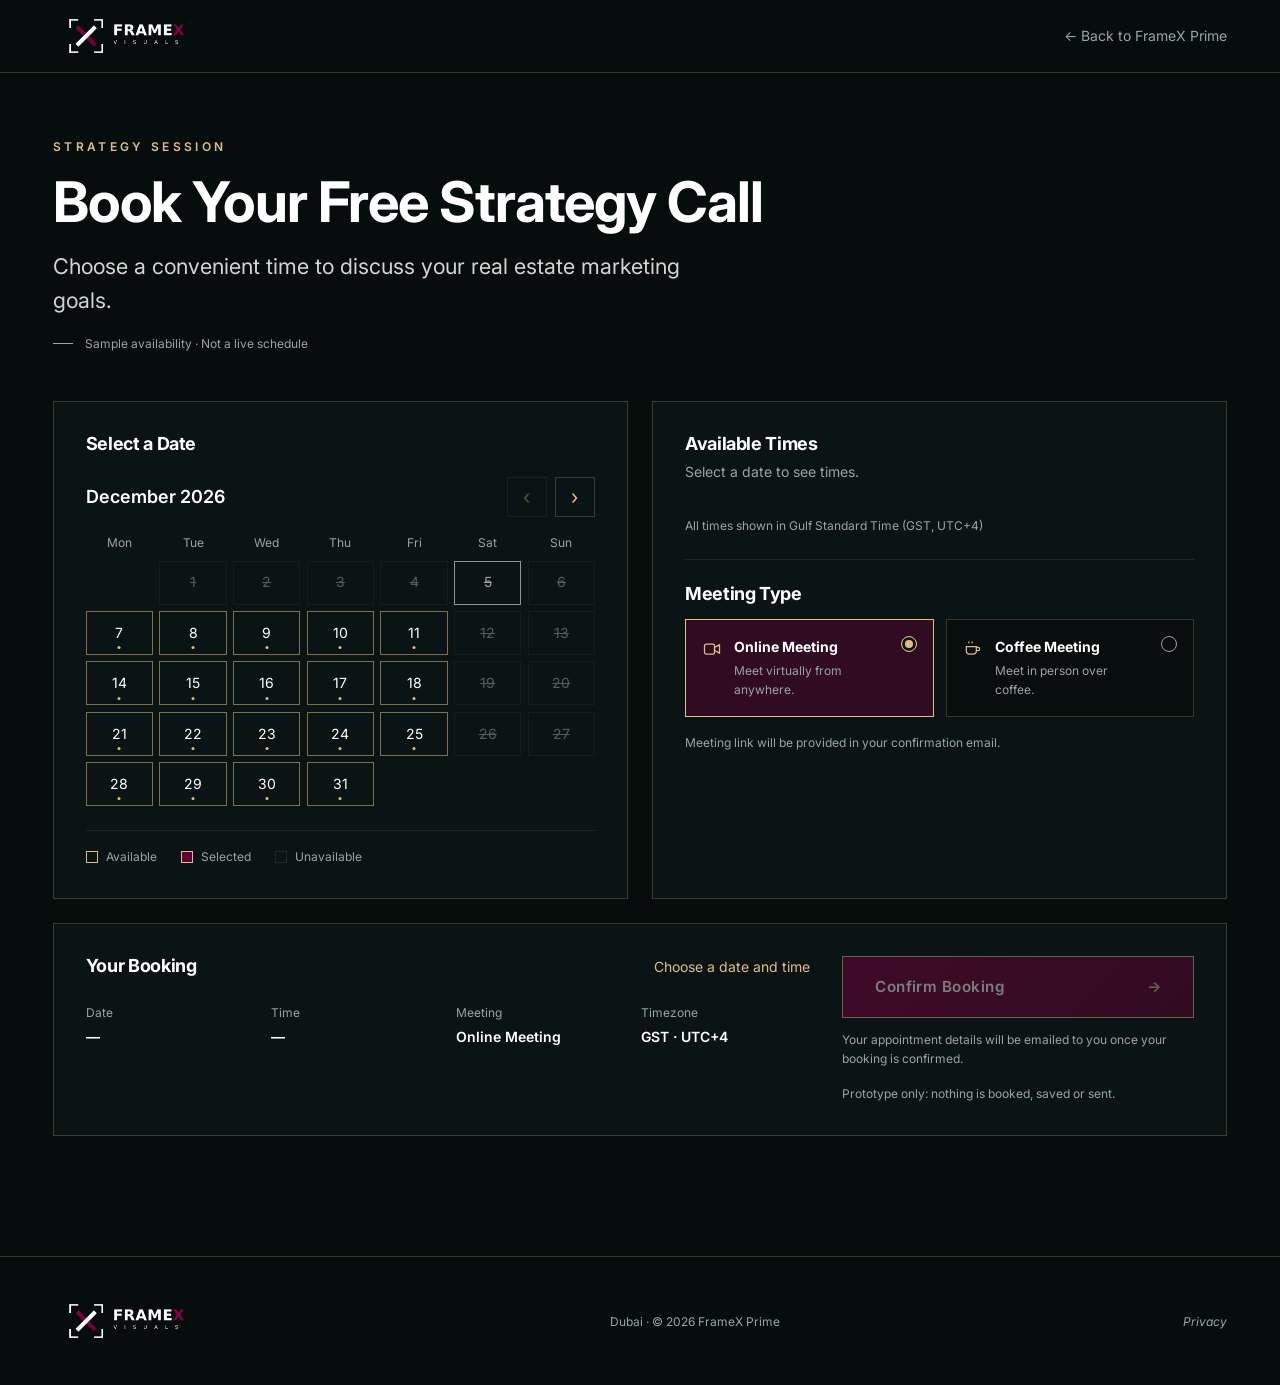
<file: booking.html>
<!DOCTYPE html>
<html lang="en">

<head>
    <meta charset="utf-8">
    <meta name="viewport" content="width=device-width, initial-scale=1">
    <title>Book Your Free Strategy Call | FrameX Prime</title>
    <meta name="description" content="Choose a date and time for your free FrameX Prime strategy call.">
    <meta name="theme-color" content="#060D0D">
    <meta name="color-scheme" content="dark">
    <!-- Prototype page: remove the next line when the real booking flow goes live -->
    <meta name="robots" content="noindex">
    <link rel="icon" href="assets/images/Logo02.jpeg" type="image/svg+xml">
    <link rel="preconnect" href="https://fonts.googleapis.com">
    <link rel="preconnect" href="https://fonts.gstatic.com" crossorigin>
    <link href="https://fonts.googleapis.com/css2?family=Inter:wght@400;600;700;800&display=swap" rel="stylesheet">
    <link rel="stylesheet" href="css/style.css">
    <link rel="stylesheet" href="css/responsive.css">
    <link rel="stylesheet" href="css/animations.css">
    <link rel="stylesheet" href="css/booking-flow.css">
    <script src="js/config.js" defer></script>
    <script src="js/flow.js" defer></script>
</head>

<body>
    <a class="skip-link" href="#main">Skip to content</a>

    <header class="flow-header">
        <div class="container flow-header__inner">
            <a class="flow-header__logo" href="index.html" aria-label="FrameX Prime home">
                <img src="assets/images/Logo01.jpeg" alt="FrameX Prime" width="160" height="40">
            </a>
            <a class="flow-header__back" href="index.html#book"><span aria-hidden="true">←</span> Back to FrameX Prime</a>
        </div>
    </header>

    <main class="flow-main" id="main" tabindex="-1">
        <div class="container">

            <header class="flow-intro flow-rise">
                <p class="eyebrow">Strategy Session</p>
                <h1 class="flow-title">Book Your Free Strategy Call</h1>
                <p class="flow-lead">Choose a convenient time to discuss your real estate marketing goals.</p>
                <p class="flow-note" data-prototype-note>Sample availability · Not a live schedule</p>
            </header>

            <div class="booking-picker flow-rise" style="--i:1">

                <!-- Date -->
                <section class="picker-card" aria-labelledby="date-title">
                    <h2 class="picker-card__title" id="date-title">Select a Date</h2>
                    <div class="cal__head">
                        <p class="cal__month" id="cal-month" aria-live="polite"></p>
                        <div class="cal__nav">
                            <button class="cal__navbtn" type="button" data-cal-prev aria-label="Previous month">‹</button>
                            <button class="cal__navbtn" type="button" data-cal-next aria-label="Next month">›</button>
                        </div>
                    </div>
                    <div class="cal__weekdays" aria-hidden="true">
                        <span>Mon</span><span>Tue</span><span>Wed</span><span>Thu</span><span>Fri</span><span>Sat</span><span>Sun</span>
                    </div>
                    <div class="cal__grid" role="group" aria-labelledby="cal-month" data-cal-grid></div>
                    <ul class="cal__legend">
                        <li><span class="cal__swatch cal__swatch--available"></span> Available</li>
                        <li><span class="cal__swatch cal__swatch--selected"></span> Selected</li>
                        <li><span class="cal__swatch"></span> Unavailable</li>
                    </ul>
                </section>

                <!-- Time + meeting type -->
                <section class="picker-card" aria-labelledby="time-title">
                    <div class="picker-card__row">
                        <h2 class="picker-card__title" id="time-title">Available Times</h2>
                        <p class="picker-card__date" data-date-short aria-live="polite"></p>
                    </div>
                    <p class="picker-card__sub" data-time-hint>Select a date to see times.</p>
                    <div class="slots" role="group" aria-label="Available times" data-slots></div>
                    <p class="picker-card__fine">All times shown in Gulf Standard Time (GST, UTC+4)</p>

                    <hr class="picker-card__divider">

                    <h2 class="picker-card__title">Meeting Type</h2>
                    <div class="meeting" role="radiogroup" aria-label="Meeting type">
                        <label class="meeting__card">
              <input type="radio" name="meeting" value="online" data-label="Online Meeting" checked>
              <svg viewBox="0 0 24 24" width="20" height="20" fill="none" stroke="currentColor" stroke-width="1.5" aria-hidden="true"><rect x="3" y="6" width="12" height="12" rx="2"/><path d="M15 10l6-3v10l-6-3z"/></svg>
              <span class="meeting__text"><strong>Online Meeting</strong><small>Meet virtually from anywhere.</small></span>
              <span class="meeting__check" aria-hidden="true"></span>
            </label>
                        <label class="meeting__card">
              <input type="radio" name="meeting" value="coffee" data-label="Coffee Meeting">
              <svg viewBox="0 0 24 24" width="20" height="20" fill="none" stroke="currentColor" stroke-width="1.5" aria-hidden="true"><path d="M4 9h12v5a4 4 0 0 1-4 4H8a4 4 0 0 1-4-4z"/><path d="M16 10h2a2 2 0 0 1 0 4h-2"/><path d="M7 3v2M11 3v2"/></svg>
              <span class="meeting__text"><strong>Coffee Meeting</strong><small>Meet in person over coffee.</small></span>
              <span class="meeting__check" aria-hidden="true"></span>
            </label>
                    </div>
                    <p class="picker-card__fine">Meeting link will be provided in your confirmation email.</p>
                </section>
            </div>

            <!-- Summary -->
            <section class="booking-summary flow-rise" style="--i:2" aria-labelledby="summary-title">
                <div>
                    <div class="booking-summary__top">
                        <h2 class="picker-card__title" id="summary-title">Your Booking</h2>
                        <p class="booking-summary__state" data-state aria-live="polite">Choose a date and time</p>
                    </div>
                    <dl class="booking-summary__list">
                        <div><dt>Date</dt>
                            <dd data-out-date>—</dd>
                        </div>
                        <div><dt>Time</dt>
                            <dd data-out-time>—</dd>
                        </div>
                        <div><dt>Meeting</dt>
                            <dd data-out-meeting>Online Meeting</dd>
                        </div>
                        <div><dt>Timezone</dt>
                            <dd>GST · UTC+4</dd>
                        </div>
                    </dl>
                </div>
                <div class="booking-summary__action">
                    <button class="btn" type="button" data-confirm disabled>Confirm Booking <span class="btn__icon" aria-hidden="true">→</span></button>
                    <p class="picker-card__fine">Your appointment details will be emailed to you once your booking is confirmed.</p>
                    <p class="picker-card__fine booking-summary__proto" data-prototype-note>Prototype only: nothing is booked, saved or sent.</p>
                </div>
            </section>

        </div>
    </main>

    <footer class="flow-footer">
        <div class="container flow-footer__inner">
            <a class="flow-footer__logo" href="index.html" aria-label="FrameX Prime home">
                <img src="assets/images/Logo01.jpeg" alt="FrameX Prime" width="140" height="36" loading="lazy">
            </a>
            <p>Dubai · © <span data-year>2026</span> FrameX Prime</p>
            <p data-placeholder>Privacy</p>
        </div>
    </footer>
</body>

</html>
</file>
<file: css/style.css>
/* ==========================================================================
   FrameX Prime — style.css
   1. Design tokens   2. Base   3. Layout   4. Components   5. Sections
   ========================================================================== */


/* 1. DESIGN TOKENS ------------------------------------------------------- */

:root {
    /* Color (taken from the FrameX brand assets) */
    --color-background: #060d0d;
    --color-surface: #0b1414;
    --color-surface-raised: #101b1b;
    --color-gold: #e1be7f;
    --color-burgundy: #600231;
    --color-burgundy-light: #800040;
    --color-rose: #e56d93;
    --color-text: #ffffff;
    --color-text-soft: #cfd6d4;
    --color-muted: #9aa5a3;
    --color-line: rgba(225, 190, 127, 0.22);
    --color-line-subtle: rgba(255, 255, 255, 0.08);
    /* Typography (change the font in one place) */
    --font-sans: "Inter", Helvetica, Arial, sans-serif;
    --fs-hero: clamp(2.5rem, 1.1rem + 5.6vw, 5.25rem);
    --fs-h2: clamp(1.875rem, 1.2rem + 2.7vw, 3.25rem);
    --fs-h3: clamp(1.125rem, 1rem + 0.5vw, 1.375rem);
    --fs-lead: clamp(1.0625rem, 0.95rem + 0.5vw, 1.375rem);
    --fs-body: 1rem;
    --fs-small: 0.875rem;
    --fs-eyebrow: 0.75rem;
    /* Spacing */
    --space-1: 0.25rem;
    --space-2: 0.5rem;
    --space-3: 0.75rem;
    --space-4: 1rem;
    --space-5: 1.5rem;
    --space-6: 2rem;
    --space-7: 3rem;
    --space-8: 4rem;
    --section-padding: clamp(4.5rem, 3rem + 6vw, 7.5rem);
    --gutter: clamp(1.25rem, 0.5rem + 3.5vw, 6rem);
    /* Layout */
    --container-width: 78rem;
    --container-narrow: 56rem;
    --header-height: 4.5rem;
    /* Motion */
    --ease-out: cubic-bezier(0.22, 1, 0.36, 1);
    --duration-fast: 0.2s;
    --duration-base: 0.4s;
}


/* 2. BASE ---------------------------------------------------------------- */

*,
*::before,
*::after {
    box-sizing: border-box;
}

html {
    scroll-padding-top: var(--header-height);
    -webkit-text-size-adjust: 100%;
}

body {
    margin: 0;
    font-family: var(--font-sans);
    font-size: var(--fs-body);
    line-height: 1.6;
    color: var(--color-text);
    background: var(--color-background);
    -webkit-font-smoothing: antialiased;
}

h1,
h2,
h3,
h4,
p,
ul,
ol {
    margin: 0;
}

h1,
h2,
h3,
h4 {
    line-height: 1.08;
    letter-spacing: -0.02em;
    font-weight: 700;
}

ul,
ol {
    padding: 0;
    list-style: none;
}

p {
    color: var(--color-muted);
}

a {
    color: inherit;
    text-decoration: none;
}

img,
video {
    display: block;
    max-width: 100%;
    height: auto;
}

button {
    font: inherit;
    color: inherit;
    cursor: pointer;
}

:focus-visible {
    outline: 2px solid var(--color-gold);
    outline-offset: 3px;
}

.skip-link {
    position: fixed;
    top: var(--space-3);
    left: var(--space-3);
    z-index: 200;
    padding: var(--space-3) var(--space-4);
    background: var(--color-gold);
    color: #000;
    font-weight: 600;
    transform: translateY(-200%);
}

.skip-link:focus {
    transform: none;
}

.visually-hidden {
    position: absolute;
    width: 1px;
    height: 1px;
    margin: -1px;
    padding: 0;
    overflow: hidden;
    clip-path: inset(50%);
    white-space: nowrap;
}

main:focus {
    outline: none;
}

@media (prefers-reduced-motion: reduce) {
    *,
    *::before,
    *::after {
        animation-duration: 0.01ms !important;
        transition-duration: 0.01ms !important;
        scroll-behavior: auto !important;
    }
}

@media (prefers-reduced-motion: no-preference) {
    html {
        scroll-behavior: smooth;
    }
}


/* 3. LAYOUT -------------------------------------------------------------- */

.container {
    width: min(100% - 2 * var(--gutter), var(--container-width));
    margin-inline: auto;
}

.container--narrow {
    width: min(100% - 2 * var(--gutter), var(--container-narrow));
}

.section {
    padding-block: var(--section-padding);
    border-top: 1px solid var(--color-line);
}

.section__head {
    margin-bottom: var(--space-7);
}

.section__head--center {
    text-align: center;
}

.section__head--center .section__lead {
    margin-inline: auto;
}

.section__title {
    font-size: var(--fs-h2);
    margin-top: var(--space-4);
}

.section__subtitle {
    font-size: var(--fs-h3);
    margin-top: var(--space-3);
}

.section__lead {
    max-width: 40rem;
    margin-top: var(--space-4);
}


/* 4. COMPONENTS ---------------------------------------------------------- */

.eyebrow {
    font-size: var(--fs-eyebrow);
    font-weight: 600;
    letter-spacing: 0.28em;
    text-transform: uppercase;
    color: var(--color-gold);
}

.text-gold {
    color: var(--color-gold);
}


/* Placeholders awaiting official assets/content */

p[data-placeholder],
summary[data-placeholder] {
    font-style: italic;
}

.btn {
    display: inline-flex;
    align-items: center;
    gap: var(--space-3);
    padding: 1.1rem 2rem;
    font-size: 0.95rem;
    font-weight: 600;
    letter-spacing: 0.03em;
    color: var(--color-text);
    background: linear-gradient(135deg, var(--color-burgundy-light), var(--color-burgundy));
    border: 1px solid var(--color-gold);
    transition: transform var(--duration-fast) var(--ease-out), box-shadow var(--duration-base) var(--ease-out);
}

.btn__icon {
    color: var(--color-gold);
    transition: transform var(--duration-fast) var(--ease-out);
}

.btn--sm {
    padding: 0.7rem 1.25rem;
    font-size: 0.8125rem;
}

@media (hover: hover) {
    .btn:hover {
        transform: translateY(-2px);
        box-shadow: 0 10px 30px rgba(128, 0, 64, 0.35);
    }
    .btn:hover .btn__icon {
        transform: translateX(3px);
    }
}


/* 5. SECTIONS ------------------------------------------------------------ */


/* Header */

.site-header {
    position: fixed;
    inset: 0 0 auto 0;
    z-index: 100;
    height: var(--header-height);
    border-bottom: 1px solid transparent;
    transition: background-color var(--duration-base) var(--ease-out), border-color var(--duration-base) var(--ease-out);
}

.site-header.is-scrolled {
    background: rgba(6, 13, 13, 0.85);
    backdrop-filter: blur(12px);
    border-color: var(--color-line);
}

.site-header__inner {
    height: 100%;
    display: flex;
    align-items: center;
    justify-content: space-between;
    gap: var(--space-5);
}

.site-header__logo img {
    height: 4.5rem;
    width: auto;
}

.nav-toggle {
    display: none;
}

.site-nav {
    display: flex;
    align-items: center;
    gap: var(--space-7);
}

.site-nav__list {
    display: flex;
    gap: var(--space-6);
    font-size: var(--fs-small);
    color: var(--color-muted);
}

.site-nav__list a {
    padding-block: var(--space-2);
    transition: color var(--duration-fast);
}

.site-nav__list a:hover {
    color: var(--color-gold);
}


/* Hero */

.hero {
    position: relative;
    isolation: solate;
    overflow: clip;
    min-height: clamp(36rem, 100svh, 62rem);
    display: flex;
    align-items: center;
    padding-top: var(--header-height);
}

.hero::before {
    animation: glow-drift 18s ease-in-out infinite alternate;
    will-change: transform;
}

.hero.is-offscreen::before {
    animation-play-state: paused;
}

.hero__title {
    max-width: 14ch;
    margin-block: var(--space-5);
    font-size: var(--fs-hero);
}

.hero__lead {
    max-width: 38rem;
    margin-bottom: var(--space-7);
    font-size: var(--fs-lead);
    color: var(--color-text-soft);
}

.hero__cue {
    display: flex;
    align-items: center;
    gap: var(--space-4);
    margin-top: var(--space-8);
    font-size: 0.6875rem;
    letter-spacing: 0.3em;
    text-transform: uppercase;
}

.hero__cue::before {
    content: "";
    width: 1px;
    height: 3rem;
    background: linear-gradient(var(--color-gold), transparent);
}


/* VSL */

.video-slot {
    width: min(100%, 68.75rem);
    margin-inline: auto;
    aspect-ratio: 16 / 9;
    display: flex;
    flex-direction: column;
    align-items: center;
    justify-content: center;
    gap: var(--space-5);
    border: 1px dashed var(--color-gold);
    background: linear-gradient(135deg, var(--color-surface-raised), #1a0410);
}

.video-slot__play {
    width: 6rem;
    height: 6rem;
    display: grid;
    place-items: center;
    border: 1px solid var(--color-gold);
    border-radius: 50%;
    background: transparent;
    color: var(--color-gold);
    transition: background-color var(--duration-fast), transform var(--duration-fast) var(--ease-out);
}

.video-slot__play:hover {
    background: rgba(225, 190, 127, 0.1);
    transform: scale(1.05);
}

.video-slot__label {
    font-size: var(--fs-eyebrow);
    letter-spacing: 0.18em;
    text-transform: uppercase;
}

.vsl-points {
    width: min(100%, 68.75rem);
    margin: var(--space-6) auto 0;
    display: grid;
    grid-template-columns: repeat(3, 1fr);
    gap: var(--space-5);
}

.vsl-points li {
    padding-top: var(--space-3);
    border-top: 1px solid var(--color-gold);
    font-size: var(--fs-small);
    color: var(--color-text-soft);
}

.vsl-points__num {
    display: block;
    font-weight: 700;
    color: var(--color-gold);
}


/* System: pipeline */

.pipeline {
    display: grid;
    grid-template-columns: repeat(3, 1fr);
    border: 1px solid var(--color-line);
}

.pipeline__stage {
    padding: var(--space-7);
    border-right: 1px solid var(--color-line);
}

.pipeline__stage:last-child {
    border-right: 0;
}

.pipeline__stage--tofu {
    background: linear-gradient(160deg, var(--color-burgundy), transparent 80%);
}

.pipeline__stage--mofu {
    background: linear-gradient(160deg, rgba(96, 2, 49, 0.5), transparent 80%);
}

.pipeline__stage--bofu {
    background: linear-gradient(160deg, rgba(225, 190, 127, 0.14), transparent 80%);
}

.pipeline__code {
    font-size: clamp(2.5rem, 2rem + 1.8vw, 4rem);
    font-weight: 800;
    letter-spacing: -0.04em;
    line-height: 1;
    color: var(--color-gold);
}

.pipeline__stage .eyebrow {
    display: block;
    margin-top: var(--space-3);
}

.pipeline__title {
    margin-block: var(--space-4) var(--space-3);
    font-size: var(--fs-h3);
}


/* System: buyer avatars */

.avatars {
    margin-top: var(--space-8);
}

.avatars .section__head {
    margin-bottom: var(--space-5);
}

.avatars__grid {
    display: grid;
    grid-template-columns: repeat(4, 1fr);
    gap: var(--space-5);
}

.avatar-card {
    padding: var(--space-6);
    background: var(--color-surface);
    border: 1px solid var(--color-line);
    transition: transform var(--duration-base) var(--ease-out), border-color var(--duration-base) var(--ease-out);
}

.avatar-card__num {
    font-size: var(--fs-small);
    font-weight: 700;
    letter-spacing: 0.2em;
    color: var(--color-gold);
}

.avatar-card__title {
    margin-block: var(--space-7) var(--space-3);
    font-size: 1.25rem;
}

.avatar-card p {
    font-size: var(--fs-small);
}

@media (hover: hover) {
    .avatar-card:hover {
        transform: translateY(-4px);
        border-color: var(--color-gold);
    }
}


/* 1-Year Vision */

.roadmap {
    --roadmap-progress: 1;
    /* JS can animate this 0 → 1 */
    position: relative;
    display: grid;
    grid-template-columns: repeat(4, 1fr);
    gap: var(--space-5);
}

.roadmap::before,
.roadmap::after {
    content: "";
    position: absolute;
    top: 0.75rem;
    left: 0;
    right: 0;
    height: 1px;
}

.roadmap::before {
    background: var(--color-line);
}

.roadmap::after {
    background: var(--color-gold);
    transform: scaleX(var(--roadmap-progress));
    transform-origin: left;
}

.roadmap__item {
    position: relative;
    padding: var(--space-6);
    margin-top: var(--space-7);
    background: var(--color-surface);
    border: 1px solid var(--color-line);
}

.roadmap__item::before {
    content: "";
    position: absolute;
    top: -2.5rem;
    left: var(--space-6);
    width: 0.8rem;
    height: 0.8rem;
    background: var(--color-background);
    border: 1px solid var(--color-gold);
    transform: rotate(45deg);
}

.roadmap__item--final {
    background: linear-gradient(160deg, var(--color-burgundy), var(--color-surface));
    border-color: var(--color-gold);
}

.roadmap__item--final::before {
    background: var(--color-gold);
}

.roadmap__months {
    font-size: var(--fs-eyebrow);
    letter-spacing: 0.24em;
    text-transform: uppercase;
    color: var(--color-gold);
}

.roadmap__title {
    margin-block: var(--space-4);
    font-size: var(--fs-h3);
    color: var(--color-gold);
}

.roadmap__title span {
    display: block;
    color: var(--color-text);
}

.roadmap__text {
    font-size: var(--fs-small);
}


/* Evidence */

.evidence__grid {
    display: grid;
    grid-template-columns: repeat(3, 1fr);
    gap: var(--space-5);
}

.placeholder-card {
    min-height: 18rem;
    display: flex;
    flex-direction: column;
    justify-content: space-between;
    gap: var(--space-5);
    padding: var(--space-6);
    border: 1px dashed rgba(225, 190, 127, 0.5);
}

.placeholder-card .eyebrow {
    color: var(--color-muted);
}

.placeholder-card__box {
    flex: 1;
    display: grid;
    place-items: center;
    min-height: 7rem;
    border: 1px dashed var(--color-line-subtle);
    font-size: var(--fs-eyebrow);
    letter-spacing: 0.2em;
    text-transform: uppercase;
    color: var(--color-muted);
}


/* Qualification */

.fit {
    display: grid;
    grid-template-columns: 1fr 1fr;
    gap: var(--space-5);
}

.fit__col {
    padding: var(--space-7);
    border: 1px solid var(--color-line);
}

.fit__col--for {
    background: linear-gradient(160deg, rgba(225, 190, 127, 0.1), transparent);
}

.fit__col--not {
    background: linear-gradient(160deg, rgba(96, 2, 49, 0.45), transparent);
}

.fit__col--not .eyebrow {
    color: var(--color-rose);
}

.fit__list {
    margin-top: var(--space-5);
}

.fit__list li {
    position: relative;
    padding: var(--space-4) 0 var(--space-4) 2.25rem;
    border-top: 1px solid var(--color-line);
    font-size: 1.0625rem;
    color: var(--color-text-soft);
}

.fit__list li::before {
    position: absolute;
    left: 0;
    font-weight: 700;
}

.fit__col--for .fit__list li::before {
    content: "✓";
    content: "✓" / "";
    color: var(--color-gold);
}

.fit__col--not .fit__list li::before {
    content: "✕";
    content: "✕" / "";
    color: var(--color-rose);
}


/* Booking */

.section--booking {
    background: radial-gradient(50rem 24rem at 50% 0%, rgba(96, 2, 49, 0.35), transparent 70%);
}

.booking-embed {
    width: min(100%, 55rem);
    min-height: 24rem;
    margin-inline: auto;
    padding: var(--space-7);
    border: 1px dashed var(--color-gold);
    background: var(--color-surface);
}

.booking-embed>p:not(.eyebrow) {
    margin-top: var(--space-3);
}

.booking-embed__fields {
    margin-top: var(--space-5);
    display: grid;
    grid-template-columns: repeat(2, 1fr);
    gap: var(--space-3);
}

.booking-embed__fields li {
    padding: var(--space-3) var(--space-4);
    border: 1px solid var(--color-line);
    font-size: var(--fs-small);
    color: var(--color-text-soft);
}

.booking__cta {
    margin-top: var(--space-7);
    text-align: center;
}


/* FAQ */

.faq__item {
    border-top: 1px solid var(--color-line);
}

.faq__item:last-child {
    border-bottom: 1px solid var(--color-line);
}

.faq__question {
    display: flex;
    align-items: center;
    justify-content: space-between;
    gap: var(--space-5);
    padding-block: var(--space-5);
    font-size: clamp(1.0625rem, 0.95rem + 0.5vw, 1.375rem);
    font-weight: 600;
    list-style: none;
    cursor: pointer;
}

.faq__question::-webkit-details-marker {
    display: none;
}

.faq__question::after {
    content: "+";
    content: "+" / "";
    font-size: 1.75rem;
    font-weight: 400;
    color: var(--color-gold);
}

.faq__item[open] .faq__question::after {
    content: "–";
    content: "–" / "";
}

.faq__answer {
    max-width: 47.5rem;
}


/* Footer */

.site-footer {
    padding-block: var(--space-8);
    border-top: 1px solid var(--color-line);
}

.site-footer__quote {
    margin-bottom: var(--space-7);
    text-align: center;
    font-size: var(--fs-lead);
    color: var(--color-gold);
}

.site-footer__row {
    display: flex;
    align-items: center;
    justify-content: space-between;
    gap: var(--space-5);
    font-size: 0.75rem;
}

.site-footer__logo img {
    height: 5rem;
    width: auto;
}


/* ==========================================================================
   6. MOTION — all gated behind prefers-reduced-motion
   ========================================================================== */


/* Lets the roadmap line animate through a CSS variable */

@property --roadmap-progress {
    syntax: "<number>";
    inherits: true;
    initial-value: 1;
}


/* FAQ: padding lives on the content so the panel can collapse to 0 height */

.faq__answer>* {
    padding-bottom: var(--space-5);
}

@media (hover: hover) {
    .faq__question:hover {
        color: var(--color-gold);
    }
}

@media (prefers-reduced-motion: no-preference) {
    /* Scroll / load reveals (classes added by script.js) */
    /* Roadmap line draws in when the section enters view */
    .js .roadmap {
        --roadmap-progress: 0;
        transition: --roadmap-progress 1.8s var(--ease-out);
    }
    .js .roadmap.is-drawn {
        --roadmap-progress: 1;
    }
    /* Hero: very slow ambient glow drift (compositor-only) */
    .hero::before {
        animation: glow-drift 18s ease-in-out infinite alternate;
    }
    /* ---- Hero intro: masked word reveal, then supporting elements ---- */
    .hero {
        --hero-ease: cubic-bezier(0.16, 1, 0.3, 1);
        --hero-start: 100ms;
        /* delay before the headline begins */
        --hero-word-stagger: 70ms;
        /* gap between headline words */
    }
    /* Each word sits in a clipped wrapper and slides up from below it */
    .split-word {
        display: inline-block;
        overflow: hidden;
        vertical-align: top;
        padding-bottom: 0.14em;
        /* keeps descenders from being clipped */
        margin-bottom: -0.14em;
    }
    .split-word__inner {
        display: inline-block;
    }
    .js .split-word__inner {
        transform: translateY(115%);
        transition: transform 1.1s var(--hero-ease) calc(var(--hero-start) + var(--i, 0) * var(--hero-word-stagger));
    }
    .js .hero.is-loaded .split-word__inner {
        transform: none;
    }
    /* Eyebrow, sub-headline, CTA, cue */
    .js .hero [data-hero] {
        opacity: 0;
        translate: 0 1.25rem;
        transition: opacity 0.9s var(--hero-ease), translate 1.1s var(--hero-ease);
    }
    .js .hero.is-loaded [data-hero] {
        opacity: 1;
        translate: 0 0;
    }
    .js .hero [data-hero="eyebrow"] {
        translate: none;
    }
    .js .hero.is-loaded [data-hero="lead"] {
        transition-delay: 450ms;
    }
    .js .hero.is-loaded [data-hero="cta"] {
        transition-delay: 600ms;
    }
    .js .hero.is-loaded [data-hero="cue"] {
        transition-delay: 900ms;
    }
    /* Background glow fades in */
    .js .hero::before {
        opacity: 0;
        transition: opacity 1.8s ease;
    }
    .js .hero.is-loaded::before {
        opacity: 1;
    }
}

@keyframes glow-drift {
    from {
        transform: translate3d(0, 0, 0);
    }
    to {
        transform: translate3d(-3%, 4%, 0) scale(1.05);
    }
}


/* ---- Content update: evidence slot text + FAQ production-day list ---- */

.placeholder-card__box {
    padding: var(--space-5);
    text-align: center;
    font-size: 1.0625rem;
    font-weight: 500;
    letter-spacing: -0.01em;
    line-height: 1.4;
    text-transform: none;
    color: var(--color-text-soft);
}

.faq__list {
    margin-block: var(--space-4);
    display: grid;
    gap: var(--space-2);
}

.faq__list li {
    padding: var(--space-3) var(--space-4);
    border-left: 1px solid var(--color-gold);
    background: var(--color-surface);
    font-size: var(--fs-small);
    color: var(--color-text-soft);
}

.faq__list strong {
    font-weight: 600;
    color: var(--color-gold);
}


/* ---- Funnel: the three stages become tiers of an upside-down triangle ---- */

.pipeline {
    grid-template-columns: 1fr;
}

.pipeline .pipeline__stage {
    display: grid;
    grid-template-columns: clamp(16rem, 28vw, 22rem) minmax(0, 1fr);
    column-gap: var(--space-7);
    padding: 0 var(--space-7) 0 0;
    border-right: 0;
    border-bottom: 1px solid var(--color-line);
    background: none;
}

.pipeline .pipeline__stage:last-child {
    border-bottom: 0;
}


/* Tier widths, as a percentage of the funnel column (each tier starts where the last one ends) */

.pipeline__stage--tofu {
    --tier-top: 100%;
    --tier-bottom: 74%;
}

.pipeline__stage--mofu {
    --tier-top: 74%;
    --tier-bottom: 49%;
}

.pipeline__stage--bofu {
    --tier-top: 49%;
    --tier-bottom: 24%;
}


/* The label becomes the funnel tier */

.pipeline .pipeline__code {
    grid-column: 1;
    grid-row: 1 / span 3;
    align-self: stretch;
    display: grid;
    place-items: center;
    min-height: 9rem;
    font-size: clamp(1.5rem, 1rem + 1.4vw, 2.25rem);
    clip-path: polygon( calc((100% - var(--tier-top)) / 2) 0, calc((100% + var(--tier-top)) / 2) 0, calc((100% + var(--tier-bottom)) / 2) 100%, calc((100% - var(--tier-bottom)) / 2) 100%);
}

.pipeline__stage--tofu .pipeline__code {
    background: linear-gradient(180deg, var(--color-burgundy-light), var(--color-burgundy));
}

.pipeline__stage--mofu .pipeline__code {
    background: linear-gradient(180deg, var(--color-burgundy), #3b1a1f);
}

.pipeline__stage--bofu .pipeline__code {
    background: linear-gradient(180deg, #8a6f3c, var(--color-gold));
    color: var(--color-background);
}


/* Text sits to the right of the funnel */

.pipeline .pipeline__stage .eyebrow {
    grid-column: 2;
    grid-row: 1;
    align-self: end;
    margin-top: var(--space-6);
}

.pipeline .pipeline__title {
    grid-column: 2;
    grid-row: 2;
    margin-block: var(--space-3);
}

.pipeline .pipeline__title+p {
    grid-column: 2;
    grid-row: 3;
    align-self: start;
    margin-bottom: var(--space-6);
}


/* ---- Packages: The Speed of Authority ---- */

.packages__grid {
    display: grid;
    grid-template-columns: repeat(3, 1fr);
    gap: var(--space-5);
}

.package-card {
    position: relative;
    display: flex;
    flex-direction: column;
    padding: var(--space-7) var(--space-6);
    background: var(--color-surface);
    border: 1px solid var(--color-line);
    transition: border-color var(--duration-base) var(--ease-out);
}

.package-card:nth-child(1) {
    --tier: 34%;
}

.package-card:nth-child(2) {
    --tier: 67%;
}

.package-card:nth-child(3) {
    --tier: 100%;
}

.package-card::before {
    content: "";
    position: absolute;
    top: -1px;
    left: -1px;
    width: calc(var(--tier) + 1px);
    height: 2px;
    background: linear-gradient(90deg, var(--color-gold), rgba(225, 190, 127, 0.3));
}

.package-card--legacy {
    background: linear-gradient(160deg, var(--color-burgundy), var(--color-surface));
    border-color: var(--color-gold);
}

.package-card__name {
    margin-top: var(--space-4);
    font-size: clamp(1.75rem, 1.3rem + 1.4vw, 2.5rem);
}

.package-card__volume {
    margin-top: var(--space-6);
    font-size: var(--fs-small);
    letter-spacing: 0.14em;
    text-transform: uppercase;
    color: var(--color-text-soft);
}

.package-card__volume span {
    display: block;
    margin-bottom: var(--space-2);
    font-size: clamp(2.75rem, 2rem + 2.6vw, 4.5rem);
    font-weight: 800;
    line-height: 1;
    letter-spacing: -0.04em;
    color: var(--color-gold);
}

.package-card__text {
    margin-top: var(--space-6);
    padding-top: var(--space-5);
    border-top: 1px solid var(--color-line);
}

@media (hover: hover) {
    .package-card:hover {
        border-color: rgba(225, 190, 127, 0.6);
    }
}


/* Shared monthly deliverables */

.deliverables {
    margin-top: var(--space-7);
    padding: var(--space-7);
    background: var(--color-surface);
    border: 1px solid var(--color-line);
}

.deliverables__title {
    margin-top: var(--space-3);
    font-size: var(--fs-h3);
}

.deliverables__list {
    margin-top: var(--space-6);
    display: grid;
    grid-template-columns: repeat(3, 1fr);
    column-gap: var(--space-6);
}

.deliverables__list li {
    position: relative;
    padding: var(--space-4) 0 var(--space-4) 2rem;
    border-top: 1px solid var(--color-line);
    color: var(--color-text-soft);
}

.deliverables__list li::before {
    content: "✓";
    content: "✓" / "";
    position: absolute;
    left: 0;
    font-weight: 700;
    color: var(--color-gold);
}

.packages__cta {
    margin-top: var(--space-7);
    text-align: center;
}


/* ---- Booking: calendar placeholder + form ---- */

.booking__layout {
    display: grid;
    grid-template-columns: minmax(0, 46rem);
    justify-content: center;
}

.booking__layout .booking-embed {
    width: 100%;
    margin: 0;
}

.booking-form {
    padding: var(--space-7);
    background: linear-gradient(160deg, rgba(96, 2, 49, 0.3), var(--color-surface));
    border: 1px solid var(--color-line);
}

.booking-form__note {
    margin-top: var(--space-3);
    font-size: var(--fs-small);
}

.booking-form__field {
    margin-top: var(--space-5);
}

.booking-form__label {
    display: block;
    margin-bottom: var(--space-2);
    font-size: var(--fs-eyebrow);
    font-weight: 600;
    letter-spacing: 0.14em;
    text-transform: uppercase;
    line-height: 1.5;
    color: var(--color-gold);
}

.booking-form__req {
    margin-left: 0.25rem;
    color: var(--color-rose);
}

.booking-form__control {
    width: 100%;
    min-height: 3rem;
    padding: 0.75rem 1rem;
    font: inherit;
    color: var(--color-text);
    background: rgba(0, 0, 0, 0.4);
    border: 1px solid #2b3a3a;
    border-radius: 0;
    transition: border-color var(--duration-fast), box-shadow var(--duration-fast);
}

.booking-form__control::placeholder {
    color: var(--color-muted);
}

.booking-form__control:focus {
    border-color: var(--color-gold);
}

textarea.booking-form__control {
    min-height: 7rem;
    resize: vertical;
}

select.booking-form__control {
    padding-right: 2.75rem;
    appearance: none;
    background-image: url("data:image/svg+xml;utf8,<svg xmlns='http://www.w3.org/2000/svg' width='12' height='8' viewBox='0 0 12 8'><path d='M1 1l5 5 5-5' fill='none' stroke='%23E1BE7F' stroke-width='1.5'/></svg>");
    background-repeat: no-repeat;
    background-position: right 1rem center;
}

select.booking-form__control:required:invalid {
    color: var(--color-muted);
}

select.booking-form__control option {
    color: var(--color-text);
    background: var(--color-surface);
}

@supports selector(:user-invalid) {
    .booking-form__control:user-invalid {
        border-color: var(--color-rose);
    }
}

.booking-form__actions {
    margin-top: var(--space-6);
}

.booking-form__actions .btn {
    width: 100%;
    justify-content: center;
}

.booking-form__status {
    margin-top: var(--space-4);
    font-size: var(--fs-small);
    color: var(--color-gold);
}

.booking-form__status:empty {
    display: none;
}
</file>
<file: css/responsive.css>
/* ==========================================================================
   FrameX Prime — responsive.css
   Overrides for smaller screens. Loaded after style.css.
   Breakpoints: 1024 (tablet) · 960 (menu + stacked layouts) · 768 · 480 · 360
   ========================================================================== */


/* ---- ≤1024px: small laptop / tablet landscape ---------------------------- */

@media (max-width: 1024px) {
    .avatars__grid {
        grid-template-columns: repeat(2, 1fr);
    }
    .avatar-card__title {
        margin-top: var(--space-6);
    }
    .pipeline__stage {
        padding: var(--space-6);
    }
    .site-nav {
        gap: var(--space-5);
    }
    .site-nav__list {
        gap: var(--space-5);
    }
}


/* ---- ≤960px: mobile menu, stacked pipeline, vertical roadmap ------------- */

@media (max-width: 960px) {
    /* Header + mobile navigation (toggled via aria-expanded on .nav-toggle) */
    .site-header:has(.nav-toggle[aria-expanded="true"]) {
        background: var(--color-background);
        border-color: var(--color-line);
    }
    .site-header__logo img {
        height: 3.5rem;
    }
    .nav-toggle {
        display: inline-flex;
        align-items: center;
        gap: var(--space-3);
        min-height: 2.75rem;
        padding: 0 var(--space-2);
        background: none;
        border: 0;
        font-size: var(--fs-small);
        letter-spacing: 0.12em;
        text-transform: uppercase;
    }
    .nav-toggle__bars,
    .nav-toggle__bars::before,
    .nav-toggle__bars::after {
        display: block;
        width: 1.5rem;
        height: 2px;
        background: var(--color-gold);
        transition: transform var(--duration-base) var(--ease-out), background-color var(--duration-fast);
    }
    .nav-toggle__bars {
        position: relative;
    }
    .nav-toggle__bars::before,
    .nav-toggle__bars::after {
        content: "";
        position: absolute;
        left: 0;
    }
    .nav-toggle__bars::before {
        transform: translateY(-6px);
    }
    .nav-toggle__bars::after {
        transform: translateY(6px);
    }
    .nav-toggle[aria-expanded="true"] .nav-toggle__bars {
        background: transparent;
    }
    .nav-toggle[aria-expanded="true"] .nav-toggle__bars::before {
        transform: rotate(45deg);
    }
    .nav-toggle[aria-expanded="true"] .nav-toggle__bars::after {
        transform: rotate(-45deg);
    }
    .site-nav {
        position: fixed;
        top: var(--header-height);
        left: 0;
        right: 0;
        max-height: calc(100svh - var(--header-height));
        overflow-y: auto;
        flex-direction: column;
        align-items: stretch;
        gap: var(--space-5);
        padding: var(--space-4) var(--gutter) var(--space-6);
        background: var(--color-background);
        border-bottom: 1px solid var(--color-line);
        /* closed state: hidden from sight AND from keyboard/screen readers */
        opacity: 0;
        visibility: hidden;
        transform: translateY(-0.75rem);
        pointer-events: none;
        transition: opacity var(--duration-base) var(--ease-out), transform var(--duration-base) var(--ease-out), visibility 0s linear var(--duration-base);
    }
    .nav-toggle[aria-expanded="true"]+.site-nav {
        opacity: 1;
        visibility: visible;
        transform: none;
        pointer-events: auto;
        transition-delay: 0s;
    }
    .site-nav__list {
        flex-direction: column;
        gap: 0;
        font-size: 1.125rem;
    }
    .site-nav__list a {
        display: block;
        padding-block: var(--space-4);
        border-bottom: 1px solid var(--color-line-subtle);
        color: var(--color-text-soft);
    }
    .site-nav .btn {
        width: 100%;
        justify-content: center;
        padding-block: 1rem;
        font-size: 0.95rem;
    }
    /* Pipeline stacks */
    .pipeline {
        grid-template-columns: 1fr;
    }
    .pipeline__stage {
        border-right: 0;
        border-bottom: 1px solid var(--color-line);
    }
    .pipeline__stage:last-child {
        border-bottom: 0;
    }
    /* Roadmap becomes a vertical timeline */
    .roadmap {
        grid-template-columns: 1fr;
        gap: var(--space-5);
    }
    .roadmap::before,
    .roadmap::after {
        top: 0;
        bottom: 0;
        left: 0.4rem;
        right: auto;
        width: 1px;
        height: auto;
    }
    .roadmap::after {
        transform: scaleY(var(--roadmap-progress));
        transform-origin: top;
    }
    .roadmap__item {
        margin: 0 0 0 2.25rem;
    }
    .roadmap__item::before {
        top: 1.75rem;
        left: -2.25rem;
    }
}


/* ---- ≤768px: tablet portrait ---------------------------------------------- */

@media (max-width: 768px) {
    .section__head {
        margin-bottom: var(--space-6);
    }
    .hero {
        min-height: auto;
        padding-block: calc(var(--header-height) + var(--space-8)) var(--space-8);
    }
    .hero__title {
        max-width: none;
    }
    .hero__cue {
        display: none;
    }
    .video-slot {
        gap: var(--space-4);
        padding: var(--space-5);
        text-align: center;
    }
    .video-slot__play {
        width: 4.5rem;
        height: 4.5rem;
    }
    .vsl-points {
        grid-template-columns: 1fr;
        gap: var(--space-4);
    }
    .evidence__grid {
        grid-template-columns: 1fr;
    }
    .placeholder-card {
        min-height: 14rem;
    }
    .fit {
        grid-template-columns: 1fr;
    }
    .fit__col {
        padding: var(--space-6);
    }
    .booking-embed {
        padding: var(--space-6);
        min-height: 0;
    }
    .booking-embed__fields {
        grid-template-columns: 1fr;
    }
    .site-footer__row {
        flex-direction: column;
        text-align: center;
    }
}


/* ---- ≤480px: mobile ------------------------------------------------------- */

@media (max-width: 480px) {
    .avatars__grid {
        grid-template-columns: 1fr;
        gap: var(--space-4);
    }
    .avatar-card {
        padding: var(--space-5);
    }
    .avatar-card__title {
        margin-top: var(--space-5);
    }
    .hero .btn,
    .booking__cta .btn {
        width: 100%;
        justify-content: center;
    }
    .eyebrow {
        letter-spacing: 0.2em;
    }
    .pipeline__stage {
        padding: var(--space-5);
    }
    .roadmap__item {
        padding: var(--space-5);
    }
    .fit__col {
        padding: var(--space-5);
    }
    .fit__list li {
        font-size: 1rem;
    }
    .video-slot__label {
        font-size: 0.6875rem;
        letter-spacing: 0.12em;
    }
}


/* ---- ≤360px: small mobile ------------------------------------------------- */

@media (max-width: 360px) {
     :root {
        --header-height: 4rem;
    }
    .site-header__logo img {
        height: 2.5rem;
    }
    .nav-toggle__label {
        display: none;
    }
    /* icon-only; the button keeps its accessible name via aria-label in JS/HTML */
    .btn {
        padding: 1rem 1.25rem;
        font-size: 0.875rem;
    }
}


/* ---- Funnel on tablet and mobile: tiers become narrowing bands ---- */

@media (max-width: 960px) {
    .pipeline .pipeline__stage {
        grid-template-columns: 1fr;
        padding: 0 0 var(--space-6);
    }
    .pipeline__stage--tofu {
        --tier-top: 100%;
        --tier-bottom: 82%;
    }
    .pipeline__stage--mofu {
        --tier-top: 82%;
        --tier-bottom: 64%;
    }
    .pipeline__stage--bofu {
        --tier-top: 64%;
        --tier-bottom: 46%;
    }
    .pipeline .pipeline__code {
        grid-row: auto;
        min-height: 0;
        height: 4rem;
        margin-bottom: var(--space-5);
    }
    .pipeline .pipeline__stage .eyebrow,
    .pipeline .pipeline__title,
    .pipeline .pipeline__title+p {
        grid-column: 1;
        grid-row: auto;
        margin-inline: var(--space-6);
    }
    .pipeline .pipeline__stage .eyebrow {
        margin-top: 0;
    }
    .pipeline .pipeline__title+p {
        margin-bottom: 0;
    }
}

@media (max-width: 480px) {
    .pipeline .pipeline__stage .eyebrow,
    .pipeline .pipeline__title,
    .pipeline .pipeline__title+p {
        margin-inline: var(--space-5);
    }
}


/* ---- Packages: tablet and mobile ---- */

@media (max-width: 960px) {
    .packages__grid {
        grid-template-columns: 1fr;
    }
    .package-card {
        padding: var(--space-6);
    }
    .deliverables {
        padding: var(--space-6);
    }
    .deliverables__list {
        grid-template-columns: 1fr 1fr;
    }
}

@media (max-width: 480px) {
    .deliverables {
        padding: var(--space-5);
    }
    .deliverables__list {
        grid-template-columns: 1fr;
    }
    .packages__cta .btn {
        width: 100%;
        justify-content: center;
    }
}


/* ---- Booking form: tablet and mobile ---- */

@media (max-width: 960px) {
    .booking__layout {
        grid-template-columns: 1fr;
    }
    .booking-form {
        padding: var(--space-6);
    }
}

@media (max-width: 480px) {
    .booking-form {
        padding: var(--space-5);
    }
}
</file>
<file: css/animations.css>
/* ================= FRAME X MOTION SYSTEM ================= */
/* All rules are scoped to .fx-* classes. The static look comes first; motion
   lives only inside the no-preference query. */

/* ---- Hero visual: floating frame stack ---- */
.fx-visual {
  --fx-gold: 225, 190, 127;
  --fx-wine: 128, 0, 64;
  position: absolute;
  z-index: -1; /* behind the hero text, above the hero glow */
  top: calc(50% + var(--header-height) / 2);
  right: calc((100% - min(100% - 2 * var(--gutter), var(--container-width))) / 2);
  width: clamp(22rem, 36vw, 36rem);
  aspect-ratio: 1;
  transform: translateY(-50%);
  perspective: 1600px;
  perspective-origin: 30% 50%;
  pointer-events: none;
  user-select: none;
}

.fx-visual__glow {
  position: absolute;
  inset: -15%;
  background: radial-gradient(circle at 55% 50%, rgba(var(--fx-wine), 0.5), transparent 62%);
  opacity: 0.7;
}

/* 3D scene: tilt (mouse) > float (idle) > layers */
.fx-tilt {
  position: absolute;
  inset: 0;
  transform-style: preserve-3d;
  transform: rotateX(calc(6deg + var(--fx-py, 0) * -3deg))
             rotateY(calc(16deg + var(--fx-px, 0) * 5deg))
             rotateZ(-3deg);
  transition: transform 0.9s var(--ease-out);
}
.fx-float { position: absolute; inset: 0; transform-style: preserve-3d; }

.fx-layer {
  position: absolute;
  width: 74%;
  aspect-ratio: 16 / 10;
  opacity: var(--o);
  transform: translateZ(var(--z));
}
.fx-layer--back  { --o: 0.45; --z: -180px; left: 24%; top: 6%; }
.fx-layer--mid   { --o: 0.7;  --z: -90px;  left: 14%; top: 22%; }
.fx-layer--front { --o: 1;    --z: 0px;    left: 4%;  top: 38%; }

/* Cards */
.fx-card {
  position: relative;
  width: 100%;
  height: 100%;
  border-radius: 0.75rem;
  background: linear-gradient(150deg, rgba(20, 34, 34, 0.92), rgba(8, 14, 14, 0.92));
  box-shadow: inset 0 0 0 1px rgba(var(--fx-gold), 0.22),
              0 2.5rem 5rem rgba(0, 0, 0, 0.55);
}
.fx-card__line {
  position: absolute;
  top: 1.5rem;
  left: 1.5rem;
  width: 32%;
  height: 2px;
  background: rgba(var(--fx-gold), 0.4);
}
.fx-card__line--short { top: 2.25rem; width: 18%; opacity: 0.6; }

/* Front card: opaque face with a rotating light along its edge */
.fx-card--front {
  background: none;
  box-shadow: 0 2.5rem 5rem rgba(0, 0, 0, 0.6), 0 0 6rem rgba(var(--fx-wine), 0.3);
}
.fx-card__edge {
  position: absolute;
  inset: 0;
  overflow: hidden;
  border-radius: inherit;
  background: rgba(var(--fx-gold), 0.22);
}
.fx-card__edge::before {
  content: "";
  position: absolute;
  top: 50%;
  left: 50%;
  width: 200%;
  aspect-ratio: 1;
  translate: -50% -50%;
  background: conic-gradient(from 0deg, transparent 0 70%, rgba(var(--fx-gold), 0.95) 92%, transparent 100%);
}
.fx-card__face {
  position: absolute;
  inset: 1px;
  overflow: hidden;
  border-radius: calc(0.75rem - 1px);
  background:
    radial-gradient(120% 100% at 85% 0%, rgba(var(--fx-wine), 0.5), transparent 60%),
    linear-gradient(160deg, #101c1c, #070e0e);
}

/* Viewfinder corners */
.fx-card__corner {
  position: absolute;
  width: 1rem;
  height: 1rem;
  border: 0 solid rgba(var(--fx-gold), 0.7);
}
.fx-card__corner--tl { top: 1rem; left: 1rem; border-top-width: 1px; border-left-width: 1px; }
.fx-card__corner--tr { top: 1rem; right: 1rem; border-top-width: 1px; border-right-width: 1px; }
.fx-card__corner--bl { bottom: 1rem; left: 1rem; border-bottom-width: 1px; border-left-width: 1px; }
.fx-card__corner--br { bottom: 1rem; right: 1rem; border-bottom-width: 1px; border-right-width: 1px; }

/* Play ring */
.fx-card__play {
  position: absolute;
  top: 46%;
  left: 50%;
  display: grid;
  place-items: center;
  width: 4.25rem;
  height: 4.25rem;
  translate: -50% -50%;
  border: 1px solid rgba(var(--fx-gold), 0.7);
  border-radius: 50%;
}
.fx-card__play::before {
  content: "";
  margin-left: 0.2rem;
  border-style: solid;
  border-width: 0.55rem 0 0.55rem 0.9rem;
  border-color: transparent transparent transparent rgba(var(--fx-gold), 0.95);
}
.fx-card__play::after {
  content: "";
  position: absolute;
  inset: -1px;
  border: 1px solid rgba(var(--fx-gold), 0.55);
  border-radius: 50%;
  opacity: 0;
}

/* Progress line */
.fx-card__track {
  position: absolute;
  left: 1.5rem;
  right: 1.5rem;
  bottom: 1.5rem;
  height: 2px;
  overflow: hidden;
  background: rgba(255, 255, 255, 0.1);
}
.fx-card__bar {
  display: block;
  height: 100%;
  background: linear-gradient(90deg, rgba(var(--fx-gold), 0.2), rgb(var(--fx-gold)));
  transform: scaleX(0.35);
  transform-origin: left;
}

/* Light sheen (parked off-card until animated) */
.fx-card__sheen {
  position: absolute;
  inset: 0;
  background: linear-gradient(105deg, transparent 42%, rgba(255, 255, 255, 0.09) 50%, transparent 58%);
  translate: -120% 0;
}

/* Dust specks */
.fx-dust {
  position: absolute;
  top: var(--t);
  left: var(--l);
  width: 3px;
  height: 3px;
  border-radius: 50%;
  background: rgba(var(--fx-gold), 0.8);
  opacity: 0;
}

/* Tablet and mobile: hidden, so the existing layout is untouched */
@media (max-width: 960px) {
  .fx-visual { display: none; }
}

/* ---- Motion (skipped entirely when the user prefers reduced motion) ---- */
@media (prefers-reduced-motion: no-preference) {
  .fx-tilt { will-change: transform; }
  .fx-float { animation: fx-float 10s ease-in-out infinite; will-change: transform; }
  .fx-visual__glow { animation: fx-glow 8s ease-in-out infinite; }

  .fx-layer { animation: fx-layer-in 1.4s var(--ease-out) var(--delay, 0s) both; }
  .fx-layer--back  { --delay: 0.2s; }
  .fx-layer--mid   { --delay: 0.45s; }
  .fx-layer--front { --delay: 0.7s; }

  .fx-layer--back .fx-card  { animation: fx-drift 13s ease-in-out infinite alternate; }
  .fx-layer--mid .fx-card   { animation: fx-drift 11s ease-in-out -4s infinite alternate-reverse; }

  .fx-card__edge::before { animation: fx-turn 7s linear infinite; }
  .fx-card__play::after  { animation: fx-ring 3.2s ease-out infinite; }
  .fx-card__bar          { animation: fx-bar 9s ease-in-out infinite; }
  .fx-card__sheen        { animation: fx-sheen 9s ease-in-out 2s infinite; }
  .fx-card__corner       { animation: fx-pulse 6s ease-in-out infinite; }
  .fx-dust               { animation: fx-dust var(--d) ease-in-out var(--delay) infinite; }

  /* Reuse the existing hero off-screen flag so nothing runs unseen */
  .hero.is-offscreen .fx-visual,
  .hero.is-offscreen .fx-visual *,
  .hero.is-offscreen .fx-visual *::before,
  .hero.is-offscreen .fx-visual *::after { animation-play-state: paused; }
}

@keyframes fx-layer-in {
  from { opacity: 0; translate: 3.5rem 1rem; }
  to   { opacity: var(--o); translate: 0 0; }
}
@keyframes fx-float {
  0%, 100% { transform: translateY(0); }
  50%      { transform: translateY(-14px); }
}
@keyframes fx-drift {
  from { transform: translate(0, 0); }
  to   { transform: translate(10px, -8px); }
}
@keyframes fx-glow {
  0%, 100% { opacity: 0.55; transform: scale(1); }
  50%      { opacity: 0.9; transform: scale(1.1); }
}
@keyframes fx-turn { to { rotate: 360deg; } }
@keyframes fx-ring {
  0%   { opacity: 0.6; scale: 1; }
  100% { opacity: 0; scale: 1.7; }
}
@keyframes fx-bar {
  0%   { transform: scaleX(0); }
  85%, 100% { transform: scaleX(1); }
}
@keyframes fx-sheen {
  0%   { translate: -120% 0; }
  40%, 100% { translate: 120% 0; }
}
@keyframes fx-pulse { 0%, 100% { opacity: 0.45; } 50% { opacity: 0.9; } }
@keyframes fx-dust {
  0%   { opacity: 0; transform: translateY(0); }
  20%  { opacity: 0.8; }
  100% { opacity: 0; transform: translateY(-4.5rem); }
}


/* ---- Phase 2: Funnel journey line + avatar focus ---- */

/* Which stage is which (used for the staggered timing) */
.fx-pipeline .pipeline__stage:nth-child(1) { --fx-i: 0; }
.fx-pipeline .pipeline__stage:nth-child(2) { --fx-i: 1; }
.fx-pipeline .pipeline__stage:nth-child(3) { --fx-i: 2; }

@media (prefers-reduced-motion: no-preference) {
  .fx-pipeline .pipeline__stage { position: relative; }

  /* Gold line segment along the top of each stage */
  .fx-pipeline .pipeline__stage::after {
    content: "";
    position: absolute;
    top: -1px;
    left: 0;
    right: 0;
    height: 2px;
    background: linear-gradient(90deg, rgba(225, 190, 127, 0.4), var(--color-gold));
    transform: scaleX(0);
    transform-origin: left;
    transition: transform 0.8s linear calc(var(--fx-i) * 0.8s);
  }

  /* Diamond marker where each stage starts */
  .fx-pipeline .pipeline__stage::before {
    content: "";
    position: absolute;
    top: 0;
    left: 0;
    z-index: 1;
    width: 0.6rem;
    height: 0.6rem;
    background: var(--color-background);
    border: 1px solid var(--color-gold);
    transform: translate(-50%, -50%) rotate(45deg) scale(0);
    transition: transform 0.5s var(--ease-out) calc(var(--fx-i) * 0.8s);
  }

  /* TOFU / MOFU / BOFU labels brighten as the line arrives */
  .fx-pipeline .pipeline__code {
    opacity: 0.35;
    transition: opacity 0.9s var(--ease-out) calc(var(--fx-i) * 0.8s + 0.15s);
  }

  .fx-pipeline.is-in .pipeline__stage::after  { transform: scaleX(1); }
  .fx-pipeline.is-in .pipeline__stage::before { transform: translate(-50%, -50%) rotate(45deg) scale(1); }
  .fx-pipeline.is-in .pipeline__code          { opacity: 1; }
}

/* Stacked layout (tablet/mobile): the line runs down the left edge instead */
@media (max-width: 960px) and (prefers-reduced-motion: no-preference) {
  .fx-pipeline .pipeline__stage::after {
    top: 0;
    bottom: 0;
    left: -1px;
    right: auto;
    width: 2px;
    height: auto;
    background: linear-gradient(180deg, rgba(225, 190, 127, 0.4), var(--color-gold));
    transform: scaleY(0);
    transform-origin: top;
  }
  .fx-pipeline.is-in .pipeline__stage::after { transform: scaleY(1); }
}

/* Avatars: focus the hovered card, dim the rest (mouse devices only) */
@media (hover: hover) and (prefers-reduced-motion: no-preference) {
  .fx-avatars .avatar-card {
    position: relative;
    /* same reveal timing as before, plus scale and glow for hover */
    transition:
      opacity 0.8s var(--ease-out) var(--reveal-delay, 0ms),
      translate 0.8s var(--ease-out) var(--reveal-delay, 0ms),
      transform var(--duration-base) var(--ease-out),
      scale var(--duration-base) var(--ease-out),
      border-color var(--duration-base) var(--ease-out),
      box-shadow var(--duration-base) var(--ease-out);
  }
  .fx-avatars .avatar-card::after {
    content: "";
    position: absolute;
    inset: 0;
    background: var(--color-background);
    opacity: 0;
    pointer-events: none;
    transition: opacity 0.4s var(--ease-out);
  }
  .fx-avatars:has(.avatar-card:hover) .avatar-card:not(:hover)::after { opacity: 0.55; }
  .fx-avatars .avatar-card:hover {
    scale: 1.03;
    box-shadow: 0 1.5rem 3rem rgba(0, 0, 0, 0.5), 0 0 2.5rem rgba(128, 0, 64, 0.35);
  }
}

/* ---- Phase 2b: Avatar cards converge from different directions ---- */
.fx-system { overflow-x: clip; }

@media (prefers-reduced-motion: no-preference) {
  .fx-avatars { --fx-arrive: cubic-bezier(0.22, 1, 0.36, 1); }
  .fx-avatars .avatar-card { position: relative; }

  /* Starting positions and the timing of the arrival */
  .js .fx-avatars .avatar-card[data-reveal] {
    scale: 0.97;
    transition:
      opacity 0.3s ease-out calc(var(--reveal-delay, 0ms) * 0.4),
      translate 0.45s var(--fx-arrive) calc(var(--reveal-delay, 0ms) * 0.4),
      rotate 0.45s var(--fx-arrive) calc(var(--reveal-delay, 0ms) * 0.4),
      scale 0.45s var(--fx-arrive) calc(var(--reveal-delay, 0ms) * 0.4);
  }
  .js .fx-avatars .avatar-card[data-reveal]:nth-child(1) { translate: -2.5rem 0;     rotate: -1.5deg; }
  .js .fx-avatars .avatar-card[data-reveal]:nth-child(2) { translate: -1rem 2.25rem; rotate: 1deg; }
  .js .fx-avatars .avatar-card[data-reveal]:nth-child(3) { translate: 1rem 2.25rem;  rotate: -1deg; }
  .js .fx-avatars .avatar-card[data-reveal]:nth-child(4) { translate: 2.5rem 0;      rotate: 1.5deg; }

  /* 2-column and 1-column layouts: alternate left and right, shorter distance */
  @media (max-width: 1024px) {
    .js .fx-avatars .avatar-card[data-reveal]:nth-child(odd)  { translate: -1.25rem 1.25rem; rotate: -1deg; }
    .js .fx-avatars .avatar-card[data-reveal]:nth-child(even) { translate: 1.25rem 1.25rem;  rotate: 1deg; }
  }
  @media (max-width: 480px) {
    .js .fx-avatars .avatar-card[data-reveal]:nth-child(odd)  { translate: -0.75rem 1rem; }
    .js .fx-avatars .avatar-card[data-reveal]:nth-child(even) { translate: 0.75rem 1rem; }
  }

  /* Settled position (must stay below the rules above) */
  .js .fx-avatars .avatar-card[data-reveal].is-visible {
    translate: 0 0;
    rotate: 0deg;
    scale: 1;
  }

  /* Gold line that draws across the top of each card as it lands */
  .fx-avatars .avatar-card::before {
    content: "";
    position: absolute;
    top: 0;
    left: 0;
    right: 0;
    height: 2px;
    background: linear-gradient(90deg, var(--color-gold), transparent);
    transform-origin: left;
  }
  .js .fx-avatars .avatar-card[data-reveal]::before {
    transform: scaleX(0);
    transition: transform 0.4s var(--fx-arrive) calc(var(--reveal-delay, 0ms) * 0.4 + 0.1s);
  }
  .js .fx-avatars .avatar-card[data-reveal].is-visible::before { transform: scaleX(1); }
}

/* ---- Phase 2b: Avatar cards converge from different directions ---- */
.fx-system { overflow-x: clip; }

@media (prefers-reduced-motion: no-preference) {
  .fx-avatars { --fx-arrive: cubic-bezier(0.22, 1, 0.36, 1); }
  .fx-avatars .avatar-card { position: relative; }

  /* Starting positions and the timing of the arrival */
  .js .fx-avatars .avatar-card[data-reveal] {
    scale: 0.97;
    transition:
      opacity 0.3s ease-out calc(var(--reveal-delay, 0ms) * 0.4),
      translate 0.45s var(--fx-arrive) calc(var(--reveal-delay, 0ms) * 0.4),
      rotate 0.45s var(--fx-arrive) calc(var(--reveal-delay, 0ms) * 0.4),
      scale 0.45s var(--fx-arrive) calc(var(--reveal-delay, 0ms) * 0.4);
  }
  .js .fx-avatars .avatar-card[data-reveal]:nth-child(1) { translate: -2.5rem 0;     rotate: -1.5deg; }
  .js .fx-avatars .avatar-card[data-reveal]:nth-child(2) { translate: -1rem 2.25rem; rotate: 1deg; }
  .js .fx-avatars .avatar-card[data-reveal]:nth-child(3) { translate: 1rem 2.25rem;  rotate: -1deg; }
  .js .fx-avatars .avatar-card[data-reveal]:nth-child(4) { translate: 2.5rem 0;      rotate: 1.5deg; }

  /* 2-column and 1-column layouts: alternate left and right, shorter distance */
  @media (max-width: 1024px) {
    .js .fx-avatars .avatar-card[data-reveal]:nth-child(odd)  { translate: -1.25rem 1.25rem; rotate: -1deg; }
    .js .fx-avatars .avatar-card[data-reveal]:nth-child(even) { translate: 1.25rem 1.25rem;  rotate: 1deg; }
  }
  @media (max-width: 480px) {
    .js .fx-avatars .avatar-card[data-reveal]:nth-child(odd)  { translate: -0.75rem 1rem; }
    .js .fx-avatars .avatar-card[data-reveal]:nth-child(even) { translate: 0.75rem 1rem; }
  }

  /* Settled position (must stay below the rules above) */
  .js .fx-avatars .avatar-card[data-reveal].is-visible {
    translate: 0 0;
    rotate: 0deg;
    scale: 1;
  }

  /* Gold line that draws across the top of each card as it lands */
  .fx-avatars .avatar-card::before {
    content: "";
    position: absolute;
    top: 0;
    left: 0;
    right: 0;
    height: 2px;
    background: linear-gradient(90deg, var(--color-gold), transparent);
    transform-origin: left;
  }
  .js .fx-avatars .avatar-card[data-reveal]::before {
    transform: scaleX(0);
    transition: transform 0.4s var(--fx-arrive) calc(var(--reveal-delay, 0ms) * 0.4 + 0.1s);
  }
  .js .fx-avatars .avatar-card[data-reveal].is-visible::before { transform: scaleX(1); }
}

/* ---- Phase 3: VSL frame + Evidence cards ---- */

.fx-evidence .placeholder-card:nth-child(1) { --fx-i: 0; }
.fx-evidence .placeholder-card:nth-child(2) { --fx-i: 1; }
.fx-evidence .placeholder-card:nth-child(3) { --fx-i: 2; }

@media (prefers-reduced-motion: no-preference) {

  /* VSL: camera-style corner brackets lock onto the video area */
  .fx-video { position: relative; }
  .fx-video::before {
    content: "";
    position: absolute;
    inset: 0.75rem;
    pointer-events: none;
    opacity: 0;
    background:
      linear-gradient(var(--color-gold), var(--color-gold)) top left / 1.5rem 1px no-repeat,
      linear-gradient(var(--color-gold), var(--color-gold)) top left / 1px 1.5rem no-repeat,
      linear-gradient(var(--color-gold), var(--color-gold)) top right / 1.5rem 1px no-repeat,
      linear-gradient(var(--color-gold), var(--color-gold)) top right / 1px 1.5rem no-repeat,
      linear-gradient(var(--color-gold), var(--color-gold)) bottom left / 1.5rem 1px no-repeat,
      linear-gradient(var(--color-gold), var(--color-gold)) bottom left / 1px 1.5rem no-repeat,
      linear-gradient(var(--color-gold), var(--color-gold)) bottom right / 1.5rem 1px no-repeat,
      linear-gradient(var(--color-gold), var(--color-gold)) bottom right / 1px 1.5rem no-repeat;
  }
  .fx-video.is-in::before {
    animation: fx-frame-lock 0.5s var(--ease-out) both,
               fx-frame-pulse 5s ease-in-out 0.5s infinite;
  }

  /* VSL: soft ring pulse on the play button */
  .fx-video .video-slot__play { position: relative; }
  .fx-video .video-slot__play::after {
    content: "";
    position: absolute;
    inset: -1px;
    border: 1px solid rgba(225, 190, 127, 0.5);
    border-radius: 50%;
    opacity: 0;
  }
  .fx-video.is-in .video-slot__play::after { animation: fx-play-ring 3.2s ease-out 0.6s infinite; }

  /* Evidence: box first, then label, then a slow shine */
  .fx-ready .fx-evidence .placeholder-card__box {
    position: relative;
    overflow: hidden;
    opacity: 0;
    scale: 0.97;
    transition:
      opacity 0.45s var(--ease-out) calc(var(--fx-i) * 90ms + 200ms),
      scale 0.45s var(--ease-out) calc(var(--fx-i) * 90ms + 200ms),
      border-color var(--duration-base) var(--ease-out);
  }
  .fx-ready .fx-evidence .placeholder-card .eyebrow {
    opacity: 0;
    translate: 0 0.5rem;
    transition:
      opacity 0.4s var(--ease-out) calc(var(--fx-i) * 90ms + 350ms),
      translate 0.4s var(--ease-out) calc(var(--fx-i) * 90ms + 350ms),
      color var(--duration-base) var(--ease-out);
  }
  .fx-ready .fx-evidence.is-in .placeholder-card__box { opacity: 1; scale: 1; }
  .fx-ready .fx-evidence.is-in .placeholder-card .eyebrow { opacity: 1; translate: 0 0; }

  .fx-ready .fx-evidence .placeholder-card__box::after {
    content: "";
    position: absolute;
    inset: 0;
    background: linear-gradient(105deg, transparent 40%, rgba(225, 190, 127, 0.1) 50%, transparent 60%);
    translate: -120% 0;
  }
  .fx-ready .fx-evidence.is-in .placeholder-card__box::after {
    animation: fx-box-sheen 6s ease-in-out calc(var(--fx-i) * 0.8s + 1s) infinite;
  }
}

/* Evidence hover (mouse devices only) */
@media (hover: hover) and (prefers-reduced-motion: no-preference) {
  .fx-evidence .placeholder-card:hover .placeholder-card__box { border-color: rgba(225, 190, 127, 0.6); }
  .fx-evidence .placeholder-card:hover .eyebrow { color: var(--color-gold); }
}

@keyframes fx-frame-lock {
  from { opacity: 0; scale: 1.04; }
  to   { opacity: 0.8; scale: 1; }
}
@keyframes fx-frame-pulse { 0%, 100% { opacity: 0.55; } 50% { opacity: 0.9; } }
@keyframes fx-play-ring {
  0%   { opacity: 0.6; scale: 1; }
  100% { opacity: 0; scale: 1.6; }
}
@keyframes fx-box-sheen {
  0%   { translate: -120% 0; }
  45%, 100% { translate: 120% 0; }
}

/* ---- Phase 4: Roadmap marker + milestones ---- */
.roadmap__item:nth-child(1) { --fx-i: 0; }
.roadmap__item:nth-child(2) { --fx-i: 1; }
.roadmap__item:nth-child(3) { --fx-i: 2; }
.roadmap__item:nth-child(4) { --fx-i: 3; }

@media (prefers-reduced-motion: no-preference) {

  /* Make the line draw at an even speed, so milestones light exactly as the marker passes */
  .js .roadmap {
    transition-duration: 1.6s;
    transition-timing-function: linear;
  }

  /* Glowing marker at the tip of the line (created by JavaScript) */
  .fx-roadmap__dot {
    position: absolute;
    top: 0.75rem;
    left: calc(var(--roadmap-progress) * 100%);
    z-index: 1;
    width: 0.7rem;
    height: 0.7rem;
    translate: -50% -50%;
    border-radius: 50%;
    background: var(--color-gold);
    box-shadow: 0 0 0 4px rgba(225, 190, 127, 0.18), 0 0 1.25rem rgba(225, 190, 127, 0.85);
    opacity: 0;
    pointer-events: none;
    transition: opacity 0.3s ease-out;
  }
  .roadmap.is-drawn .fx-roadmap__dot {
    opacity: 1;
    animation: fx-dot-pulse 2.4s ease-in-out 1.6s infinite;
  }

  /* Milestone diamonds: dim until the marker reaches them */
  .js .roadmap__item::before {
    border-color: rgba(225, 190, 127, 0.3);
    scale: 0.7;
    transition:
      border-color 0.4s ease-out calc(var(--fx-i) * 0.41s + 0.05s),
      scale 0.4s var(--ease-out) calc(var(--fx-i) * 0.41s + 0.05s),
      box-shadow 0.5s ease-out calc(var(--fx-i) * 0.41s + 0.05s);
  }
  .roadmap.is-drawn .roadmap__item::before {
    border-color: var(--color-gold);
    scale: 1;
    box-shadow: 0 0 0.9rem rgba(225, 190, 127, 0.6);
  }

  /* Final phase: soft breathing glow once the journey is complete */
  .roadmap__item--final::after {
    content: "";
    position: absolute;
    inset: 0;
    pointer-events: none;
    box-shadow: 0 0 3rem rgba(128, 0, 64, 0.6), 0 0 1.5rem rgba(225, 190, 127, 0.2);
    opacity: 0;
  }
  .roadmap.is-drawn .roadmap__item--final::after {
    animation: fx-legacy-glow 4s ease-in-out 1.7s infinite;
  }
}

/* Stacked layout (tablet/mobile): the marker travels down the left-hand line */
@media (max-width: 960px) and (prefers-reduced-motion: no-preference) {
  .fx-roadmap__dot {
    top: calc(var(--roadmap-progress) * 100%);
    left: 0.4rem;
  }
}

@keyframes fx-dot-pulse {
  0%, 100% { scale: 1; }
  50%      { scale: 1.35; }
}
@keyframes fx-legacy-glow {
  0%, 100% { opacity: 0; }
  50%      { opacity: 1; }
}

/* ---- Phase 5: Qualification + Booking CTA ---- */

/* Order numbers used for staggering */
.fx-fit .fit__col:nth-child(1) { --fx-col: 0ms; }
.fx-fit .fit__col:nth-child(2) { --fx-col: 120ms; }
.fx-fit .fit__list li:nth-child(1) { --fx-i: 0; }
.fx-fit .fit__list li:nth-child(2) { --fx-i: 1; }
.fx-fit .fit__list li:nth-child(3) { --fx-i: 2; }
.fx-fit .fit__list li { --fx-delay: calc(var(--fx-col, 0ms) + 250ms + var(--fx-i, 0) * 90ms); }

.fx-embed .booking-embed__fields li:nth-child(1) { --fx-i: 0; }
.fx-embed .booking-embed__fields li:nth-child(2) { --fx-i: 1; }
.fx-embed .booking-embed__fields li:nth-child(3) { --fx-i: 2; }
.fx-embed .booking-embed__fields li:nth-child(4) { --fx-i: 3; }
.fx-embed .booking-embed__fields li:nth-child(5) { --fx-i: 4; }

@media (prefers-reduced-motion: no-preference) {

  /* Qualification: lines appear in sequence, marks pop in */
  .fx-ready .fx-fit .fit__list li {
    opacity: 0;
    translate: 0 0.5rem;
    transition:
      opacity 0.45s var(--ease-out) var(--fx-delay),
      translate 0.45s var(--ease-out) var(--fx-delay);
  }
  .fx-ready .fx-fit .fit__list li::before {
    scale: 0;
    transition: scale 0.4s cubic-bezier(0.34, 1.56, 0.64, 1) calc(var(--fx-delay) + 120ms);
  }
  .fx-ready .fx-fit.is-in .fit__list li { opacity: 1; translate: 0 0; }
  .fx-ready .fx-fit.is-in .fit__list li::before { scale: 1; }

  /* Booking: field chips appear one by one */
  .fx-ready .fx-embed .booking-embed__fields li {
    opacity: 0;
    translate: 0 0.5rem;
    transition:
      opacity 0.4s var(--ease-out) calc(200ms + var(--fx-i) * 70ms),
      translate 0.4s var(--ease-out) calc(200ms + var(--fx-i) * 70ms);
  }
  .fx-ready .fx-embed.is-in .booking-embed__fields li { opacity: 1; translate: 0 0; }

  /* Booking: button scales in, then a slow gold glow */
  .fx-ready .fx-cta .btn {
    position: relative;
    scale: 0.96;
    transition:
      transform var(--duration-fast) var(--ease-out),
      box-shadow var(--duration-base) var(--ease-out),
      scale 0.6s var(--ease-out) 0.2s;
  }
  .fx-ready .fx-cta.is-in .btn { scale: 1; }

  .fx-cta .btn::after {
    content: "";
    position: absolute;
    inset: -1px;
    pointer-events: none;
    box-shadow: 0 0 1.75rem rgba(225, 190, 127, 0.4);
    opacity: 0;
    transition: opacity 0.4s ease-out;
  }
  .fx-cta.is-in .btn::after { animation: fx-cta-glow 3.5s ease-in-out 0.8s infinite; }
}

/* Hover (mouse devices only) */
@media (hover: hover) and (prefers-reduced-motion: no-preference) {
  .fx-fit .fit__col {
    /* keeps the original reveal timing, adds the glow */
    transition:
      opacity 0.8s var(--ease-out) var(--reveal-delay, 0ms),
      translate 0.8s var(--ease-out) var(--reveal-delay, 0ms),
      border-color var(--duration-base) var(--ease-out),
      box-shadow var(--duration-base) var(--ease-out);
  }
  .fx-fit .fit__col--for:hover { border-color: rgba(225, 190, 127, 0.55); box-shadow: 0 0 2.5rem rgba(225, 190, 127, 0.08); }
  .fx-fit .fit__col--not:hover { border-color: rgba(229, 109, 147, 0.5);  box-shadow: 0 0 2.5rem rgba(229, 109, 147, 0.08); }

  .fx-cta .btn:hover::after {
    animation: none;
    opacity: 1;
    box-shadow: 0 0 2.5rem rgba(225, 190, 127, 0.55);
  }
}

@keyframes fx-cta-glow {
  0%, 100% { opacity: 0.2; }
  50%      { opacity: 0.9; }
}

/* ---- Phase 6: Polish ---- */
@media (prefers-reduced-motion: no-preference) {

  /* Section headings: gold line draws beside the small label */
  .fx-ready .section__head .eyebrow::before,
  .fx-ready .section__head--center .eyebrow::after {
    content: "";
    display: inline-block;
    width: 2rem;
    height: 1px;
    vertical-align: middle;
    background: var(--color-gold);
    transform: scaleX(0);
    transition: transform 0.7s var(--ease-out) 0.15s;
  }
  .fx-ready .section__head .eyebrow::before { margin-right: 0.85rem; transform-origin: left; }
  .fx-ready .section__head--center .eyebrow::after { margin-left: 0.85rem; transform-origin: right; }
  .fx-ready .section__head.is-in .eyebrow::before,
  .fx-ready .section__head.is-in .eyebrow::after { transform: scaleX(1); }

  /* Footer quote: words appear one after another */
  .site-footer__quote .fx-word {
    display: inline-block;
    opacity: 0;
    translate: 0 0.6rem;
    transition:
      opacity 0.5s var(--ease-out) calc(var(--w) * 70ms),
      translate 0.5s var(--ease-out) calc(var(--w) * 70ms);
  }
  .site-footer__quote.is-in .fx-word { opacity: 1; translate: 0 0; }

  /* Scroll progress line at the top of the screen (browsers without support ignore it) */
  @supports (animation-timeline: scroll()) {
    body::before {
      content: "";
      position: fixed;
      top: 0;
      left: 0;
      right: 0;
      z-index: 150;
      height: 2px;
      background: linear-gradient(90deg, var(--color-burgundy-light), var(--color-gold));
      transform: scaleX(0);
      transform-origin: left;
      pointer-events: none;
      animation: fx-scroll-progress auto linear both;
      animation-timeline: scroll(root);
    }
  }
}

@keyframes fx-scroll-progress { to { transform: scaleX(1); } }

/* ---- Phase 7: Premium interactions ---- */

/* 1. Cursor spotlight (the glow element is created by JavaScript) */
.fx-spot-host { position: relative; isolation: isolate; }
.fx-spot {
  position: absolute;
  inset: 0;
  z-index: -1;
  pointer-events: none;
  opacity: 0;
  transition: opacity 0.35s ease-out;
  background: radial-gradient(
    16rem circle at var(--fx-mx, 50%) var(--fx-my, 50%),
    rgba(225, 190, 127, 0.13),
    transparent 70%
  );
}
@media (hover: hover) and (pointer: fine) {
  .fx-spot-host:hover > .fx-spot { opacity: 1; }
}

/* 2. Button shine on hover */
@media (hover: hover) and (prefers-reduced-motion: no-preference) {
  .btn {
    background-image:
      linear-gradient(105deg, transparent 40%, rgba(255, 255, 255, 0.22) 50%, transparent 60%),
      linear-gradient(135deg, var(--color-burgundy-light), var(--color-burgundy));
    background-size: 250% 100%, 100% 100%;
    background-position: 150% 0, 0 0;
    background-repeat: no-repeat;
  }
  .btn:hover { animation: fx-btn-shine 0.9s ease-out; }
}

/* 3. Header: entrance on load + link underline on hover */
@media (prefers-reduced-motion: no-preference) {
  .site-header__logo { animation: fx-drop 0.6s var(--ease-out) 0.1s both; }
}
@media (min-width: 961px) and (prefers-reduced-motion: no-preference) {
  .site-nav__list li,
  .site-nav .btn { animation: fx-drop 0.6s var(--ease-out) both; }
  .site-nav__list li:nth-child(1) { animation-delay: 0.2s; }
  .site-nav__list li:nth-child(2) { animation-delay: 0.26s; }
  .site-nav__list li:nth-child(3) { animation-delay: 0.32s; }
  .site-nav__list li:nth-child(4) { animation-delay: 0.38s; }
  .site-nav__list li:nth-child(5) { animation-delay: 0.44s; }
  .site-nav .btn { animation-delay: 0.52s; }

  .site-nav__list a { position: relative; }
  .site-nav__list a::after {
    content: "";
    position: absolute;
    left: 0;
    right: 0;
    bottom: 0;
    height: 1px;
    background: var(--color-gold);
    transform: scaleX(0);
    transform-origin: left;
    transition: transform 0.3s var(--ease-out);
  }
  .site-nav__list a:hover::after,
  .site-nav__list a:focus-visible::after { transform: scaleX(1); }
}

/* 4. Hero: slow shimmer across "Trust does." */
@supports (background-clip: text) or (-webkit-background-clip: text) {
  @media (prefers-reduced-motion: no-preference) {
    .hero__title .text-gold .split-word__inner {
      background: linear-gradient(100deg, var(--color-gold) 40%, #fff3d6 50%, var(--color-gold) 60%) 100% 0 / 300% 100% no-repeat;
      -webkit-background-clip: text;
      background-clip: text;
      color: transparent;
      animation: fx-shimmer 6s ease-in-out 3s infinite;
    }
  }
}

@keyframes fx-btn-shine {
  from { background-position: 150% 0, 0 0; }
  to   { background-position: -150% 0, 0 0; }
}
@keyframes fx-drop {
  from { opacity: 0; translate: 0 -0.75rem; }
  to   { opacity: 1; translate: 0 0; }
}
@keyframes fx-shimmer {
  0%        { background-position: 100% 0; }
  45%, 100% { background-position: 0 0; }
}
</file>
<file: css/booking-flow.css>
/* ==========================================================================
   FrameX Prime — booking-flow.css
   Styles for booking.html and booking-confirmed.html only.
   Uses the tokens and .btn from style.css.
   ========================================================================== */


/* Header + footer */

.flow-header {
    border-bottom: 1px solid var(--color-line);
}

.flow-header__inner {
    min-height: var(--header-height);
    display: flex;
    align-items: center;
    justify-content: space-between;
    gap: var(--space-5);
}

.flow-header__logo img {
    height: 4rem;
    width: auto;
}

.flow-header__back {
    font-size: var(--fs-small);
    color: var(--color-muted);
    transition: color var(--duration-fast);
}

.flow-header__back:hover {
    color: var(--color-gold);
}

.flow-footer {
    border-top: 1px solid var(--color-line);
    padding-block: var(--space-6);
}

.flow-footer__inner {
    display: flex;
    align-items: center;
    justify-content: space-between;
    gap: var(--space-5);
    font-size: 0.75rem;
}

.flow-footer__logo img {
    height: 4rem;
    width: auto;
}

.flow-main {
    padding-block: var(--space-8) var(--section-padding);
}


/* Intro */

.flow-title {
    margin-top: var(--space-4);
    font-size: clamp(2.25rem, 1.3rem + 3.2vw, 3.5rem);
}

.flow-lead {
    max-width: 40rem;
    margin-top: var(--space-4);
    font-size: var(--fs-lead);
    color: var(--color-text-soft);
}

.flow-note {
    display: flex;
    align-items: center;
    gap: var(--space-3);
    margin-top: var(--space-4);
    font-size: 0.75rem;
}

.flow-note::before {
    content: "";
    width: 1.25rem;
    height: 1px;
    background: var(--color-muted);
}

.flow-proto {
    margin-bottom: var(--space-6);
    padding: var(--space-3) var(--space-4);
    border: 1px dashed var(--color-gold);
    font-size: var(--fs-small);
    color: var(--color-text-soft);
}


/* Date + time cards */

.booking-picker {
    display: grid;
    grid-template-columns: 1fr 1fr;
    gap: var(--space-5);
    margin-top: var(--space-7);
}

.picker-card {
    padding: var(--space-6);
    background: var(--color-surface);
    border: 1px solid var(--color-line);
}

.picker-card__title {
    font-size: 1.125rem;
}

.picker-card__row {
    display: flex;
    align-items: baseline;
    justify-content: space-between;
    gap: var(--space-4);
}

.picker-card__date {
    font-size: var(--fs-small);
    color: var(--color-gold);
}

.picker-card__sub {
    margin-top: var(--space-2);
    font-size: var(--fs-small);
}

.picker-card__fine {
    margin-top: var(--space-4);
    font-size: 0.75rem;
}

.picker-card__divider {
    margin-block: var(--space-5);
    border: 0;
    border-top: 1px solid var(--color-line-subtle);
}


/* Calendar */

.cal__head {
    display: flex;
    align-items: center;
    justify-content: space-between;
    margin-block: var(--space-5) var(--space-4);
}

.cal__month {
    font-size: 1.125rem;
    font-weight: 600;
    color: var(--color-text);
}

.cal__nav {
    display: flex;
    gap: var(--space-2);
}

.cal__navbtn {
    width: 2.5rem;
    height: 2.5rem;
    background: none;
    border: 1px solid var(--color-line);
    font-size: 1.25rem;
    line-height: 1;
    color: var(--color-gold);
    transition: border-color var(--duration-fast);
}

.cal__navbtn:hover:not(:disabled) {
    border-color: var(--color-gold);
}

.cal__navbtn:disabled {
    opacity: 0.35;
    cursor: not-allowed;
}

.cal__weekdays,
.cal__grid {
    display: grid;
    grid-template-columns: repeat(7, 1fr);
    gap: 0.4rem;
}

.cal__weekdays {
    margin-bottom: var(--space-2);
    font-size: 0.75rem;
    text-align: center;
    color: var(--color-muted);
}

.cal__day {
    position: relative;
    min-height: 2.75rem;
    background: none;
    border: 1px solid var(--color-line-subtle);
    font: inherit;
    font-size: var(--fs-small);
    color: var(--color-muted);
}

.cal__day:disabled {
    cursor: not-allowed;
    text-decoration: line-through;
    opacity: 0.5;
}

.cal__day.is-today {
    border-color: rgba(255, 255, 255, 0.55);
    opacity: 1;
}

.cal__day.is-available {
    color: var(--color-text);
    border-color: rgba(225, 190, 127, 0.55);
    cursor: pointer;
    transition: background-color var(--duration-fast), border-color var(--duration-fast);
}

.cal__day.is-available::after {
    content: "";
    position: absolute;
    left: 50%;
    bottom: 0.3rem;
    width: 3px;
    height: 3px;
    translate: -50% 0;
    border-radius: 50%;
    background: var(--color-gold);
}

.cal__day.is-available:hover {
    background: rgba(225, 190, 127, 0.1);
}

.cal__day.is-selected {
    background: var(--color-burgundy);
    border-color: var(--color-gold);
    font-weight: 600;
}

.cal__day.is-selected::before {
    content: "✓";
    margin-left: 0.25rem;
    float: right;
}

.cal__blank {
    min-height: 2.75rem;
}

.cal__legend {
    display: flex;
    flex-wrap: wrap;
    gap: var(--space-5);
    margin-top: var(--space-5);
    padding-top: var(--space-4);
    border-top: 1px solid var(--color-line-subtle);
    font-size: 0.75rem;
    color: var(--color-muted);
}

.cal__legend li {
    display: flex;
    align-items: center;
    gap: var(--space-2);
}

.cal__swatch {
    width: 0.75rem;
    height: 0.75rem;
    border: 1px solid var(--color-line-subtle);
}

.cal__swatch--available {
    border-color: var(--color-gold);
}

.cal__swatch--selected {
    background: var(--color-burgundy);
    border-color: var(--color-gold);
}


/* Time slots */

.slots {
    display: grid;
    grid-template-columns: repeat(3, 1fr);
    gap: var(--space-3);
    margin-top: var(--space-4);
}

.slot {
    min-height: 3rem;
    padding: var(--space-2);
    background: rgba(0, 0, 0, 0.3);
    border: 1px solid var(--color-line);
    font: inherit;
    font-size: var(--fs-small);
    color: var(--color-text);
    cursor: pointer;
    transition: border-color var(--duration-fast), background-color var(--duration-fast);
}

.slot:hover:not(:disabled) {
    border-color: var(--color-gold);
}

.slot.is-selected {
    background: var(--color-burgundy);
    border-color: var(--color-gold);
    font-weight: 600;
}

.slot.is-selected::after {
    content: " ✓";
}

.slot:disabled {
    cursor: not-allowed;
    color: var(--color-muted);
    background: transparent;
}

.slot:disabled span {
    text-decoration: line-through;
}

.slot small {
    display: block;
    font-size: 0.625rem;
}


/* Meeting type */

.meeting {
    display: grid;
    grid-template-columns: 1fr 1fr;
    gap: var(--space-3);
    margin-top: var(--space-4);
}

.meeting__card {
    position: relative;
    display: flex;
    align-items: flex-start;
    gap: var(--space-3);
    padding: var(--space-4);
    background: rgba(0, 0, 0, 0.3);
    border: 1px solid var(--color-line);
    color: var(--color-gold);
    cursor: pointer;
    transition: border-color var(--duration-fast), background-color var(--duration-fast);
}

.meeting__card input {
    position: absolute;
    inset: 0;
    margin: 0;
    opacity: 0;
    cursor: pointer;
}

.meeting__card svg {
    flex: none;
    margin-top: 0.15rem;
}

.meeting__text {
    flex: 1;
    display: grid;
    gap: 0.15rem;
}

.meeting__text strong {
    font-size: var(--fs-small);
    color: var(--color-text);
}

.meeting__text small {
    font-size: 0.75rem;
    color: var(--color-muted);
}

.meeting__check {
    flex: none;
    width: 1rem;
    height: 1rem;
    border: 1px solid var(--color-muted);
    border-radius: 50%;
}

.meeting__card:has(input:checked) {
    background: rgba(96, 2, 49, 0.45);
    border-color: var(--color-gold);
}

.meeting__card:has(input:checked) .meeting__check {
    border-color: var(--color-gold);
    box-shadow: inset 0 0 0 3px var(--color-surface), inset 0 0 0 8px var(--color-gold);
}

.meeting__card:has(input:focus-visible) {
    outline: 2px solid var(--color-gold);
    outline-offset: 3px;
}


/* Summary bar */

.booking-summary {
    display: grid;
    grid-template-columns: 1fr minmax(16rem, 22rem);
    gap: var(--space-6);
    margin-top: var(--space-5);
    padding: var(--space-6);
    background: var(--color-surface);
    border: 1px solid var(--color-line);
}

.booking-summary__top {
    display: flex;
    align-items: baseline;
    justify-content: space-between;
    gap: var(--space-4);
}

.booking-summary__state {
    font-size: var(--fs-small);
    color: var(--color-gold);
}

.booking-summary__list {
    display: grid;
    grid-template-columns: repeat(4, 1fr);
    gap: var(--space-4);
    margin: var(--space-5) 0 0;
}

.booking-summary__list dt {
    font-size: 0.75rem;
    color: var(--color-muted);
}

.booking-summary__list dd {
    margin: var(--space-1) 0 0;
    font-size: var(--fs-small);
    font-weight: 600;
}

.booking-summary__action .btn {
    width: 100%;
    justify-content: space-between;
}

.booking-summary__action .picker-card__fine:first-of-type {
    margin-top: var(--space-3);
}

.btn:disabled,
.btn:disabled:hover {
    opacity: 0.45;
    cursor: not-allowed;
    box-shadow: none;
    transform: none;
    animation: none;
}


/* Confirmation page */

.confirm {
    max-width: 46rem;
    margin-inline: auto;
    text-align: center;
}

.confirm__icon {
    width: 4.5rem;
    height: 4.5rem;
    margin-bottom: var(--space-6);
}

.confirm__ring,
.confirm__tick {
    stroke: var(--color-gold);
    stroke-width: 1.5;
    stroke-linecap: round;
    stroke-linejoin: round;
}

.confirm__title {
    font-size: clamp(2.25rem, 1.2rem + 4vw, 4rem);
}

.confirm__sub {
    margin-top: var(--space-4);
    font-size: var(--fs-lead);
    color: var(--color-gold);
}

.confirm__text {
    margin-top: var(--space-6);
    font-size: 1.0625rem;
    color: var(--color-text-soft);
}

.confirm__notice {
    margin-top: var(--space-6);
    padding: var(--space-5) var(--space-6);
    text-align: left;
    background: linear-gradient(160deg, rgba(96, 2, 49, 0.35), var(--color-surface));
    border: 1px solid var(--color-line);
    border-left: 2px solid var(--color-gold);
}

.confirm__notice strong {
    color: var(--color-gold);
}

.confirm__actions {
    margin-top: var(--space-7);
    display: flex;
    flex-direction: column;
    align-items: center;
    gap: var(--space-4);
}

.confirm__status {
    font-size: var(--fs-small);
    color: var(--color-gold);
}

.confirm__status:empty {
    display: none;
}

.confirm__back {
    font-size: var(--fs-small);
    color: var(--color-muted);
}

.confirm__back:hover {
    color: var(--color-gold);
    text-decoration: underline;
}


/* Entrance motion */

@media (prefers-reduced-motion: no-preference) {
    .flow-rise {
        animation: flow-rise 0.6s var(--ease-out) calc(var(--i, 0) * 90ms) both;
    }
    .confirm__ring {
        stroke-dasharray: 183;
        animation: flow-draw 0.9s var(--ease-out) 0.1s both;
    }
    .confirm__tick {
        stroke-dasharray: 48;
        animation: flow-draw 0.5s var(--ease-out) 0.7s both;
    }
}

@keyframes flow-rise {
    from {
        opacity: 0;
        translate: 0 1rem;
    }
    to {
        opacity: 1;
        translate: 0 0;
    }
}

@keyframes flow-draw {
    from {
        stroke-dashoffset: 183;
    }
    to {
        stroke-dashoffset: 0;
    }
}


/* Tablet and mobile */

@media (max-width: 960px) {
    .booking-picker,
    .booking-summary {
        grid-template-columns: 1fr;
    }
    .booking-summary__list {
        grid-template-columns: 1fr 1fr;
    }
}

@media (max-width: 640px) {
    .flow-header__logo img {
        height: 3.5rem;
    }
    .flow-header__back span+* {
        display: none;
    }
    .picker-card,
    .booking-summary {
        padding: var(--space-5);
    }
    .meeting {
        grid-template-columns: 1fr;
    }
    .slots {
        grid-template-columns: repeat(2, 1fr);
    }
    .confirm__notice {
        padding: var(--space-5);
    }
    .confirm__actions .btn {
        width: 100%;
        justify-content: center;
    }
    .flow-footer__inner {
        flex-direction: column;
        text-align: center;
    }
}
</file>
